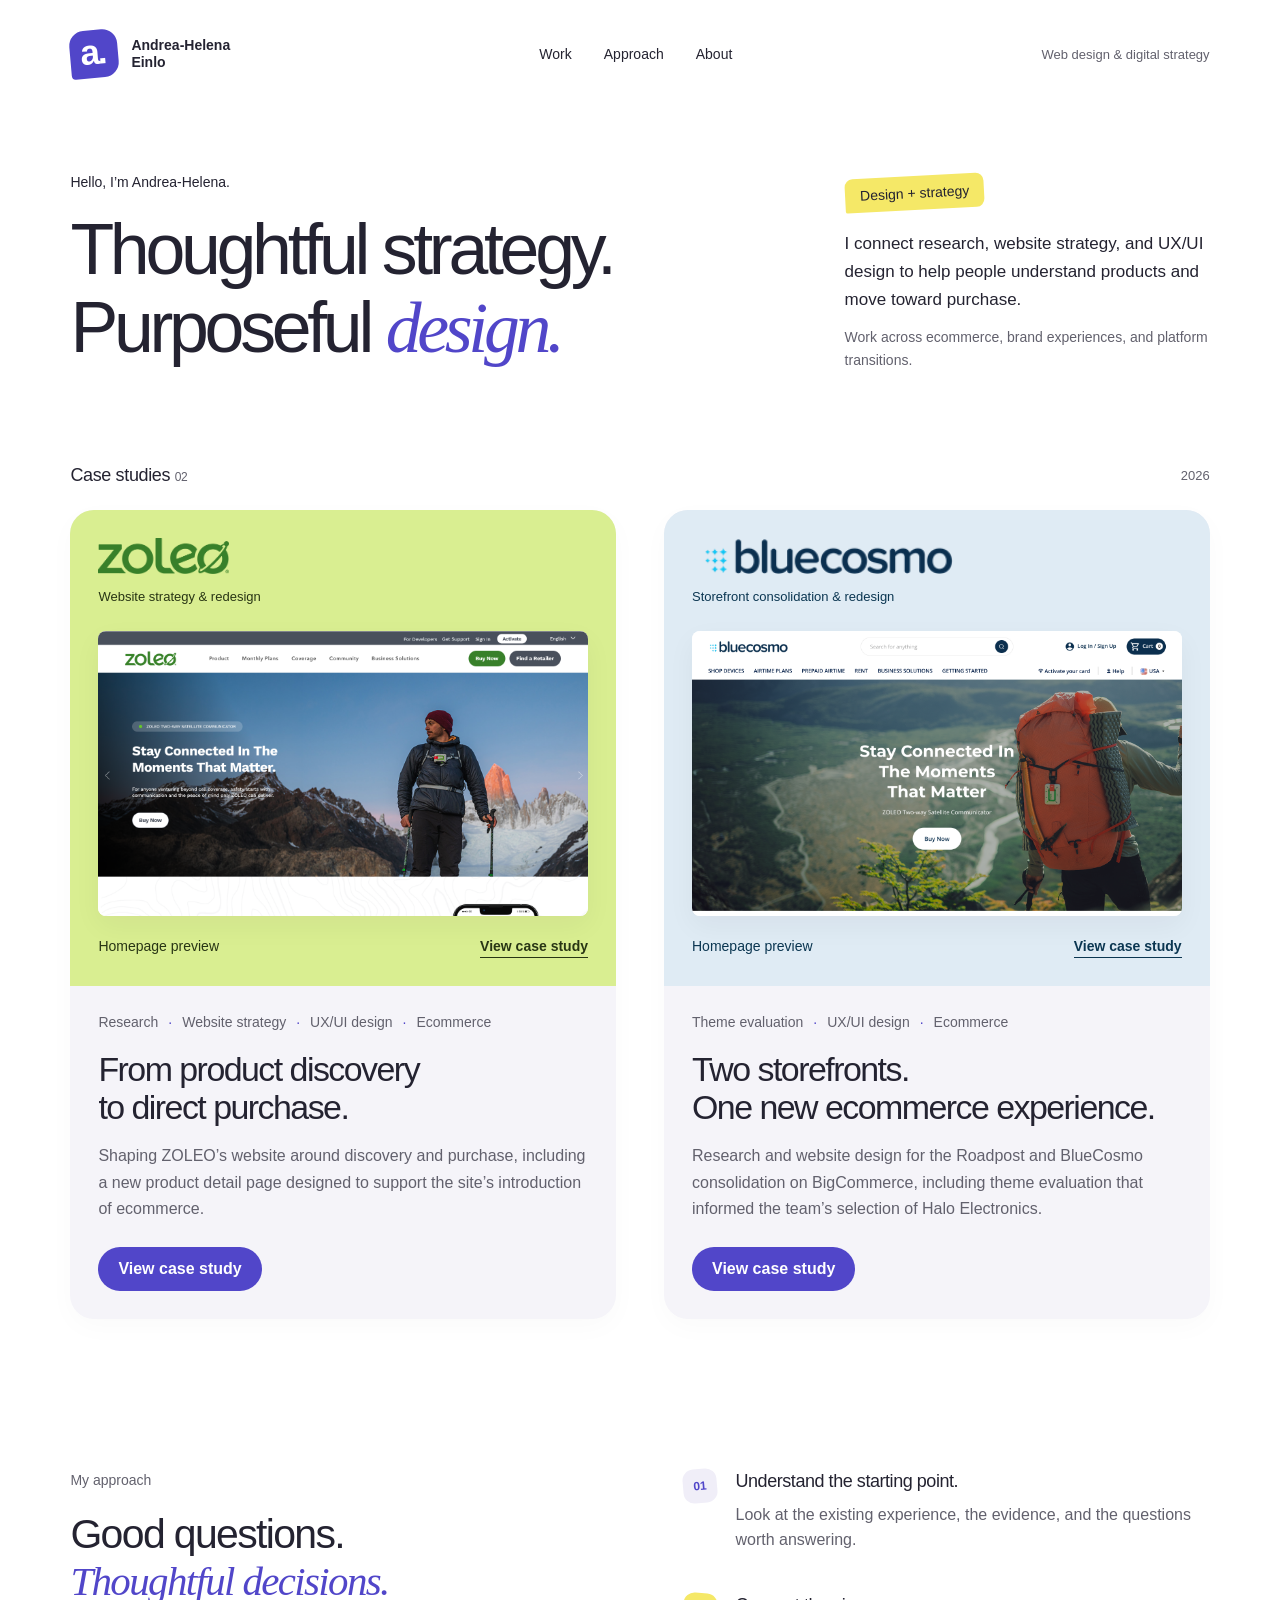
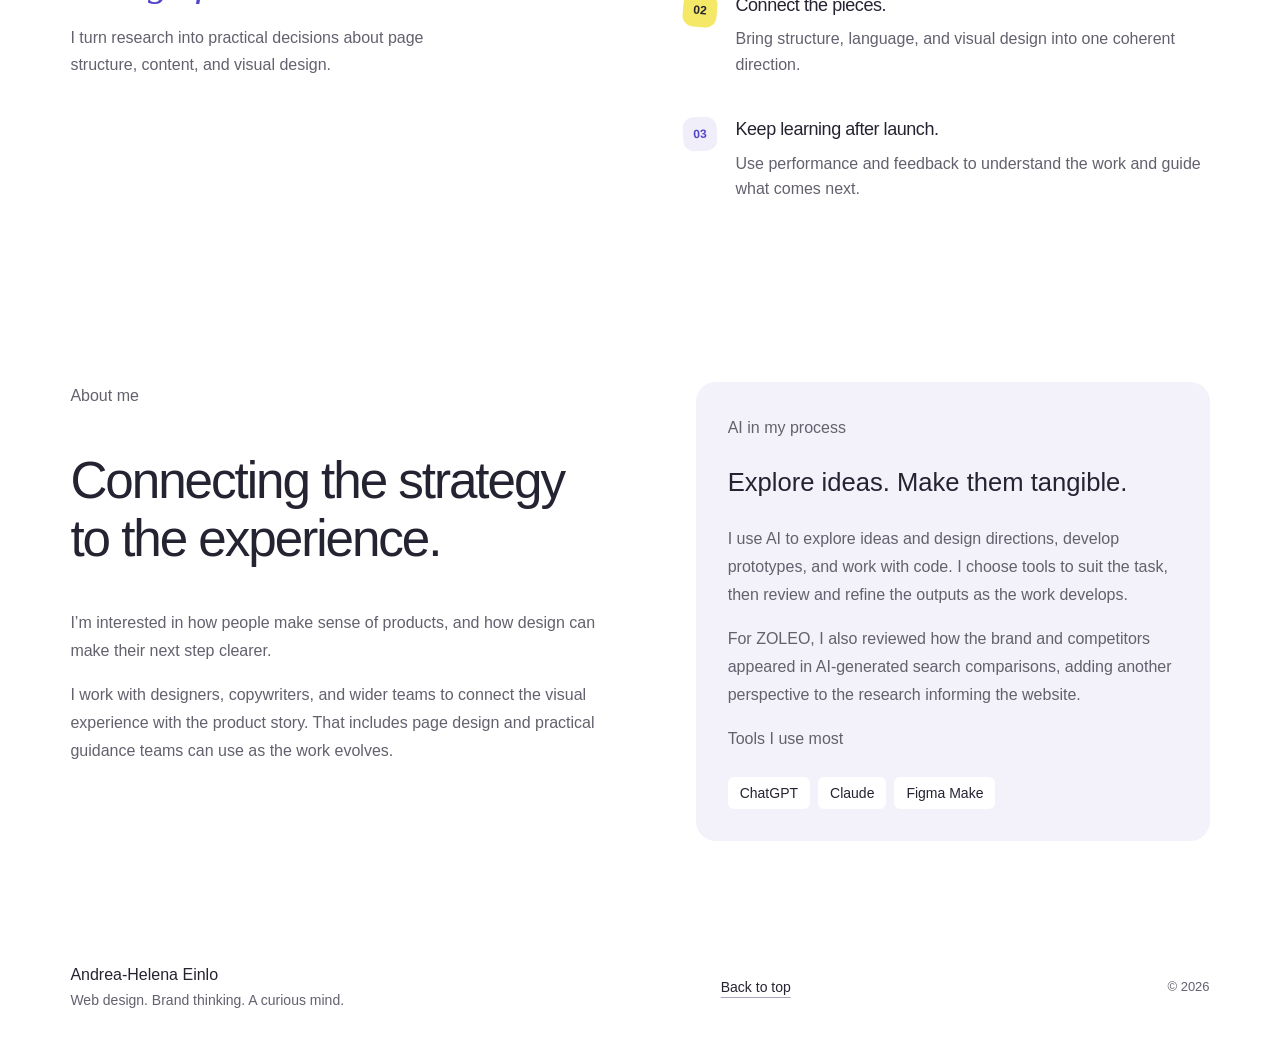
<file: index.html>
<!doctype html>
<html lang="en">
<head>
  <meta charset="utf-8">
  <meta name="viewport" content="width=device-width, initial-scale=1">
  <meta name="theme-color" content="#fafaf8">
  <title>Andrea-Helena | Work</title>
  <meta name="description" content="Web design, digital strategy, and a curious mind. Explore ZOLEO and BlueCosmo projects by Andrea-Helena Einlo.">
  <link rel="icon" href="favicon.svg" type="image/svg+xml">
  <link rel="stylesheet" href="styles.css?v=20261003-system-cards">
  <script src="app.js?v=20261003-home-heading" defer></script>
</head>
<body>
  <a class="skip-link" href="#main">Skip to content</a>
  <div class="page-shell" id="top">
    <header class="site-header">
      <a href="#top" class="identity" aria-label="Andrea-Helena Einlo, home"><span class="monogram" aria-hidden="true">a.</span><span>Andrea-Helena<br>Einlo</span></a>
      <nav aria-label="Main navigation"><a href="#work">Work</a><a href="#approach">Approach</a><a href="#about">About</a></nav>
      <span class="header-note">Web design &amp; digital strategy</span>
    </header>
    <main id="main">
      <section class="hero" aria-labelledby="hero-title">
        <div class="hero-heading"><p class="eyebrow">Hello, I’m Andrea-Helena.</p><h1 id="hero-title">Thoughtful strategy.<br>Purposeful <span>design.</span></h1></div>
        <div class="hero-intro"><span class="hello-sticker">Design + strategy</span><p>I connect research, website strategy, and UX/UI design to help people understand products and move toward purchase.</p><p class="hero-small">Work across ecommerce, brand experiences, and platform transitions.</p></div>
      </section>
      <section id="work" class="work-section" aria-labelledby="work-title">
        <div class="section-heading"><h2 id="work-title">Case studies <span class="project-count">02</span></h2><span>2026</span></div>
        <div class="project-grid">
          <article class="project project-zoleo" id="zoleo" data-project-name="ZOLEO" aria-labelledby="zoleo-title">
<a class="project-cover-link" href="zoleo.html" aria-label="View the ZOLEO case study">
<div class="gallery-top"><img class="zoleo-logo" src="assets/zoleo-logo.webp" alt="ZOLEO"><span class="cover-label">Website strategy &amp; redesign</span></div>
<div class="project-cover-window"><img src="assets/after-home-full.webp" alt="ZOLEO redesigned homepage" width="1440" height="5888" fetchpriority="high"></div>
<div class="cover-footer"><span>Homepage preview</span><span class="cover-read">View case study</span></div>
</a>
<div class="project-content"><div class="project-heading"><ul class="project-scope" aria-label="Project scope"><li>Research</li><li>Website strategy</li><li>UX/UI design</li><li>Ecommerce</li></ul><h3 id="zoleo-title">From product discovery<br>to direct purchase.</h3><p class="project-summary">Shaping ZOLEO’s website around discovery and purchase, including a new product detail page designed to support the site’s introduction of ecommerce.</p></div><a class="case-link" href="zoleo.html">View case study</a></div>
</article>
          <article class="project project-bluecosmo" id="bluecosmo" data-project-name="BlueCosmo" aria-labelledby="bluecosmo-title"><a class="project-cover-link bc-cover" href="bluecosmo.html" aria-label="View the BlueCosmo case study"><div class="gallery-top"><img class="bc-logo" src="assets/bluecosmo-logo.webp" alt="BlueCosmo"><span class="cover-label">Storefront consolidation &amp; redesign</span></div><div class="project-cover-window"><img src="assets/bc-after-home.webp" alt="BlueCosmo redesigned homepage" width="1512" height="6671" loading="lazy"></div><div class="cover-footer"><span>Homepage preview</span><span class="cover-read">View case study</span></div></a><div class="project-content"><ul class="project-scope" aria-label="Project scope"><li>Theme evaluation</li><li>UX/UI design</li><li>Ecommerce</li></ul><h3 id="bluecosmo-title">Two storefronts.<br>One new ecommerce experience.</h3><p class="project-summary">Research and website design for the Roadpost and BlueCosmo consolidation on BigCommerce, including theme evaluation that informed the team’s selection of Halo Electronics.</p><a class="case-link" href="bluecosmo.html">View case study</a></div></article>
        </div>
      </section>
      <section id="approach" class="approach" aria-labelledby="approach-title">
        <div class="approach-intro"><span class="eyebrow">My approach</span><h2 id="approach-title">Good questions.<br><span>Thoughtful decisions.</span></h2><p>I turn research into practical decisions about page structure, content, and visual design.</p></div>
        <ol class="approach-list"><li><span class="step-number">01</span><div><h3>Understand the starting point.</h3><p>Look at the existing experience, the evidence, and the questions worth answering.</p></div></li><li><span class="step-number">02</span><div><h3>Connect the pieces.</h3><p>Bring structure, language, and visual design into one coherent direction.</p></div></li><li><span class="step-number">03</span><div><h3>Keep learning after launch.</h3><p>Use performance and feedback to understand the work and guide what comes next.</p></div></li></ol>
      </section>
<section id="about" class="portfolio-about" aria-labelledby="about-title"><div><p class="eyebrow">About me</p><h2 id="about-title">Connecting the strategy<br>to the experience.</h2><p>I’m interested in how people make sense of products, and how design can make their next step clearer.</p><p>I work with designers, copywriters, and wider teams to connect the visual experience with the product story. That includes page design and practical guidance teams can use as the work evolves.</p></div><aside class="ai-practice" aria-labelledby="ai-title"><p class="eyebrow">AI in my process</p><h3 id="ai-title">Explore ideas. Make them tangible.</h3><p>I use AI to explore ideas and design directions, develop prototypes, and work with code. I choose tools to suit the task, then review and refine the outputs as the work develops.</p><p>For ZOLEO, I also reviewed how the brand and competitors appeared in AI-generated search comparisons, adding another perspective to the research informing the website.</p><p class="eyebrow">Tools I use most</p><ul class="ai-tools" aria-label="Examples of AI tools I use"><li>ChatGPT</li><li>Claude</li><li>Figma Make</li></ul></aside></section>
    </main>
    <footer class="site-footer"><div><span class="footer-name">Andrea-Helena Einlo</span><p>Web design. Brand thinking. A curious mind.</p></div><a class="text-link" href="#top">Back to top</a><span class="copyright">© 2026</span></footer>
  </div>
  <dialog id="image-dialog" aria-labelledby="image-caption"><div class="dialog-header"><p id="image-caption">Project screenshot</p><button type="button" class="dialog-close" aria-label="Close screenshot">Close <span aria-hidden="true">×</span></button></div><div class="dialog-image-wrap"><img id="dialog-image" alt=""></div><p class="dialog-hint">Screenshot supplied by Andrea-Helena Einlo</p></dialog>
</body>
</html>
</file>
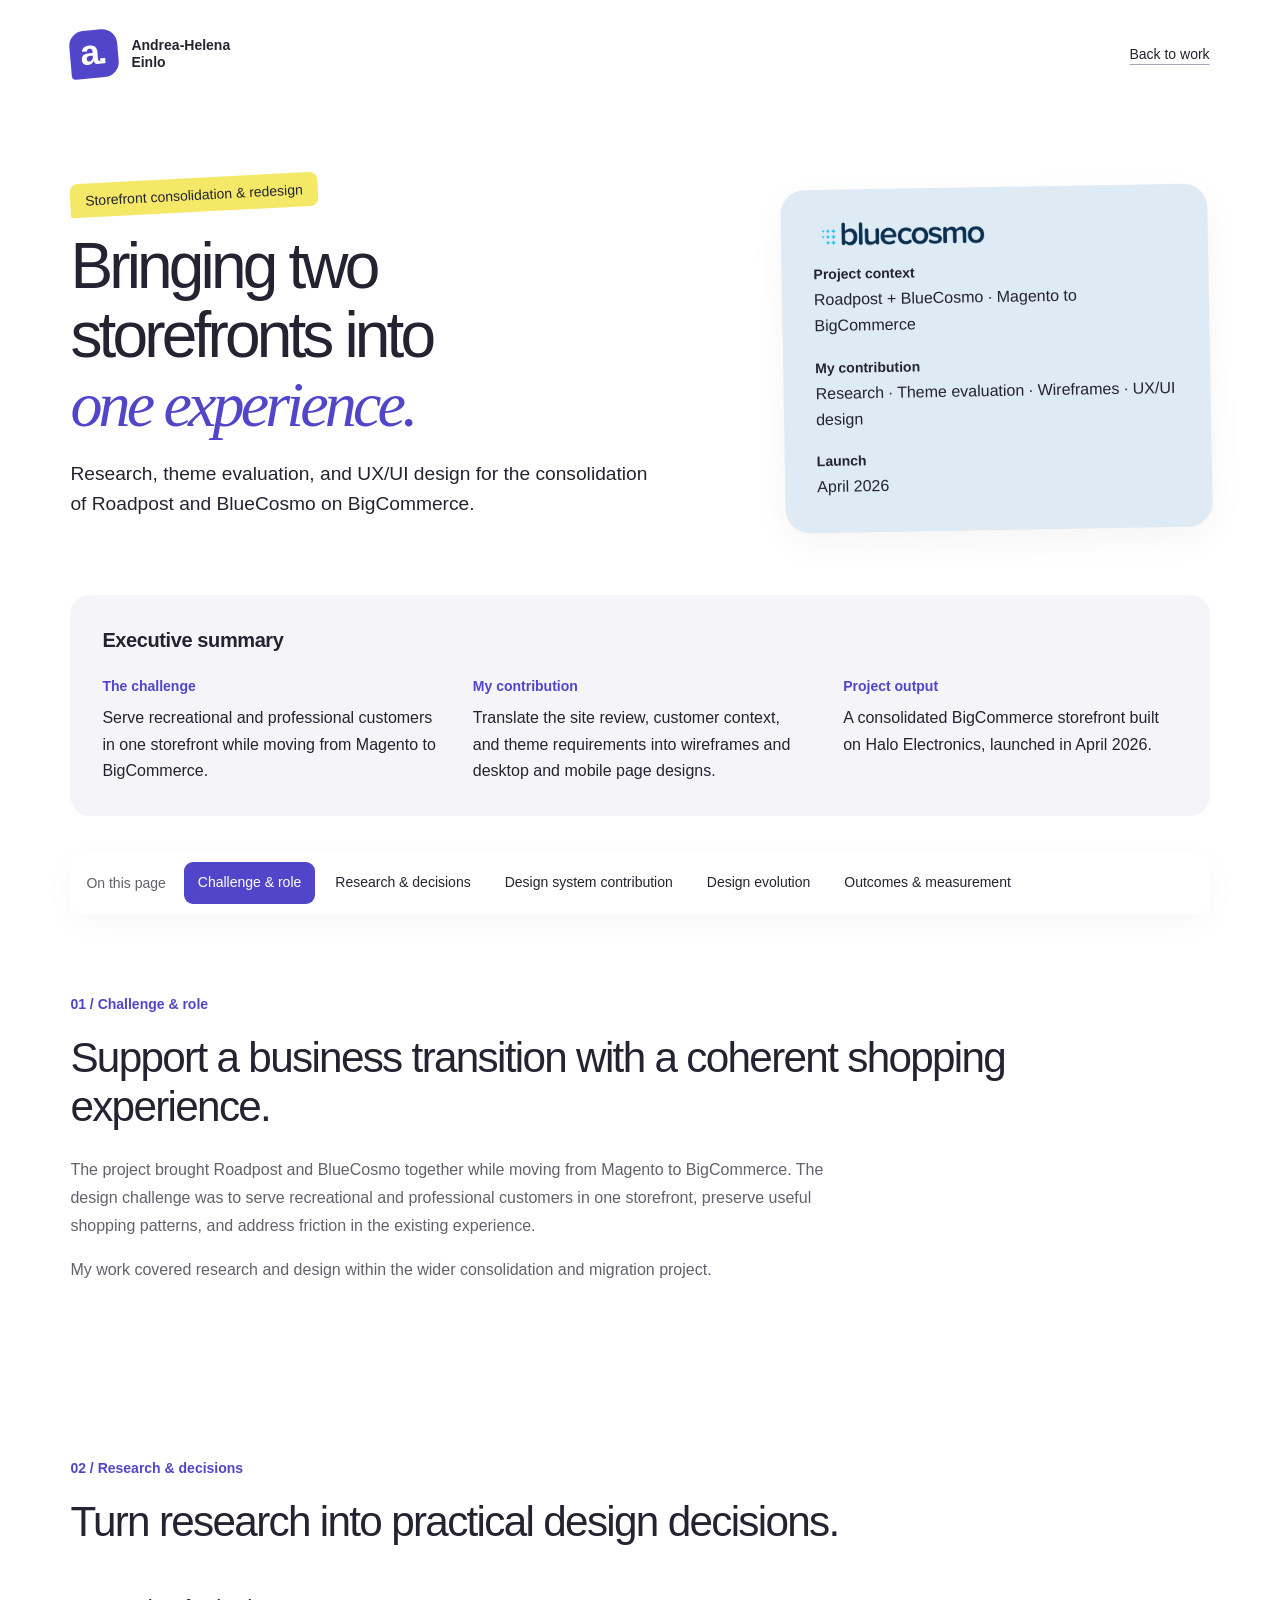
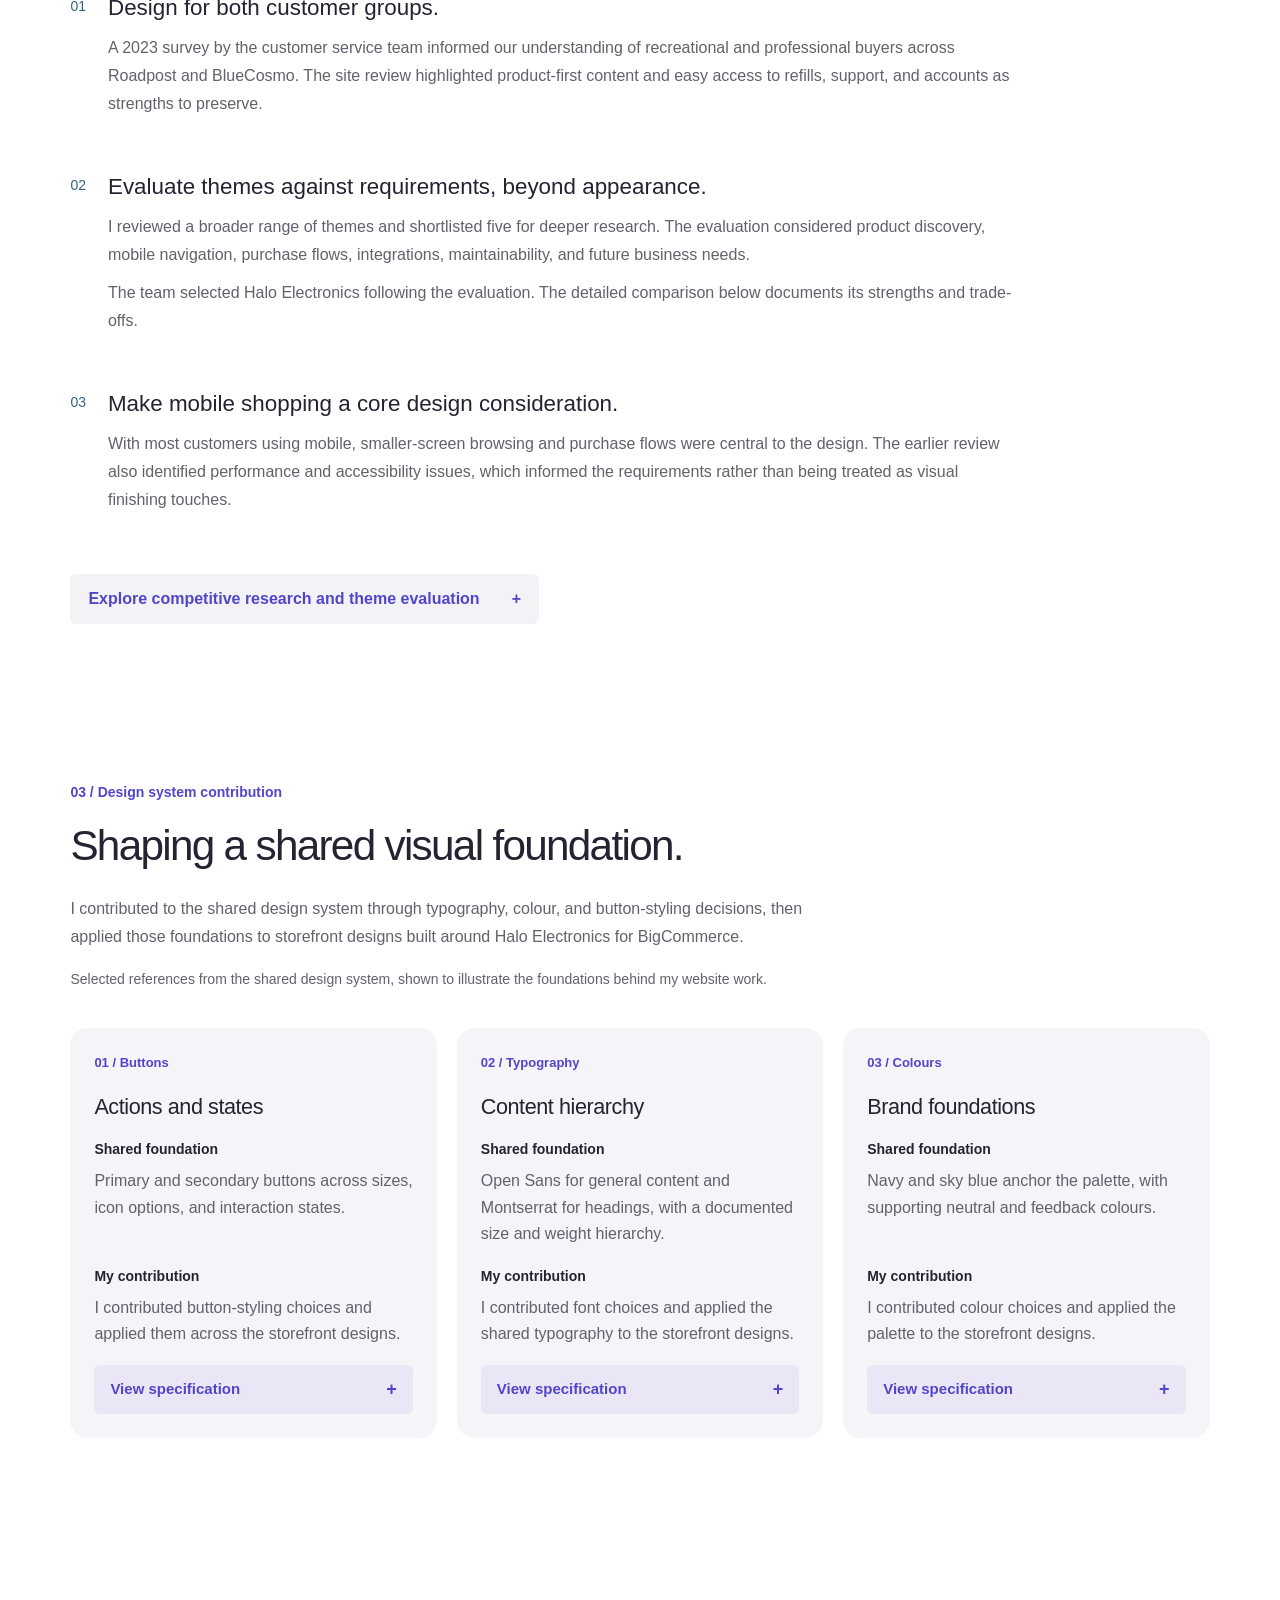
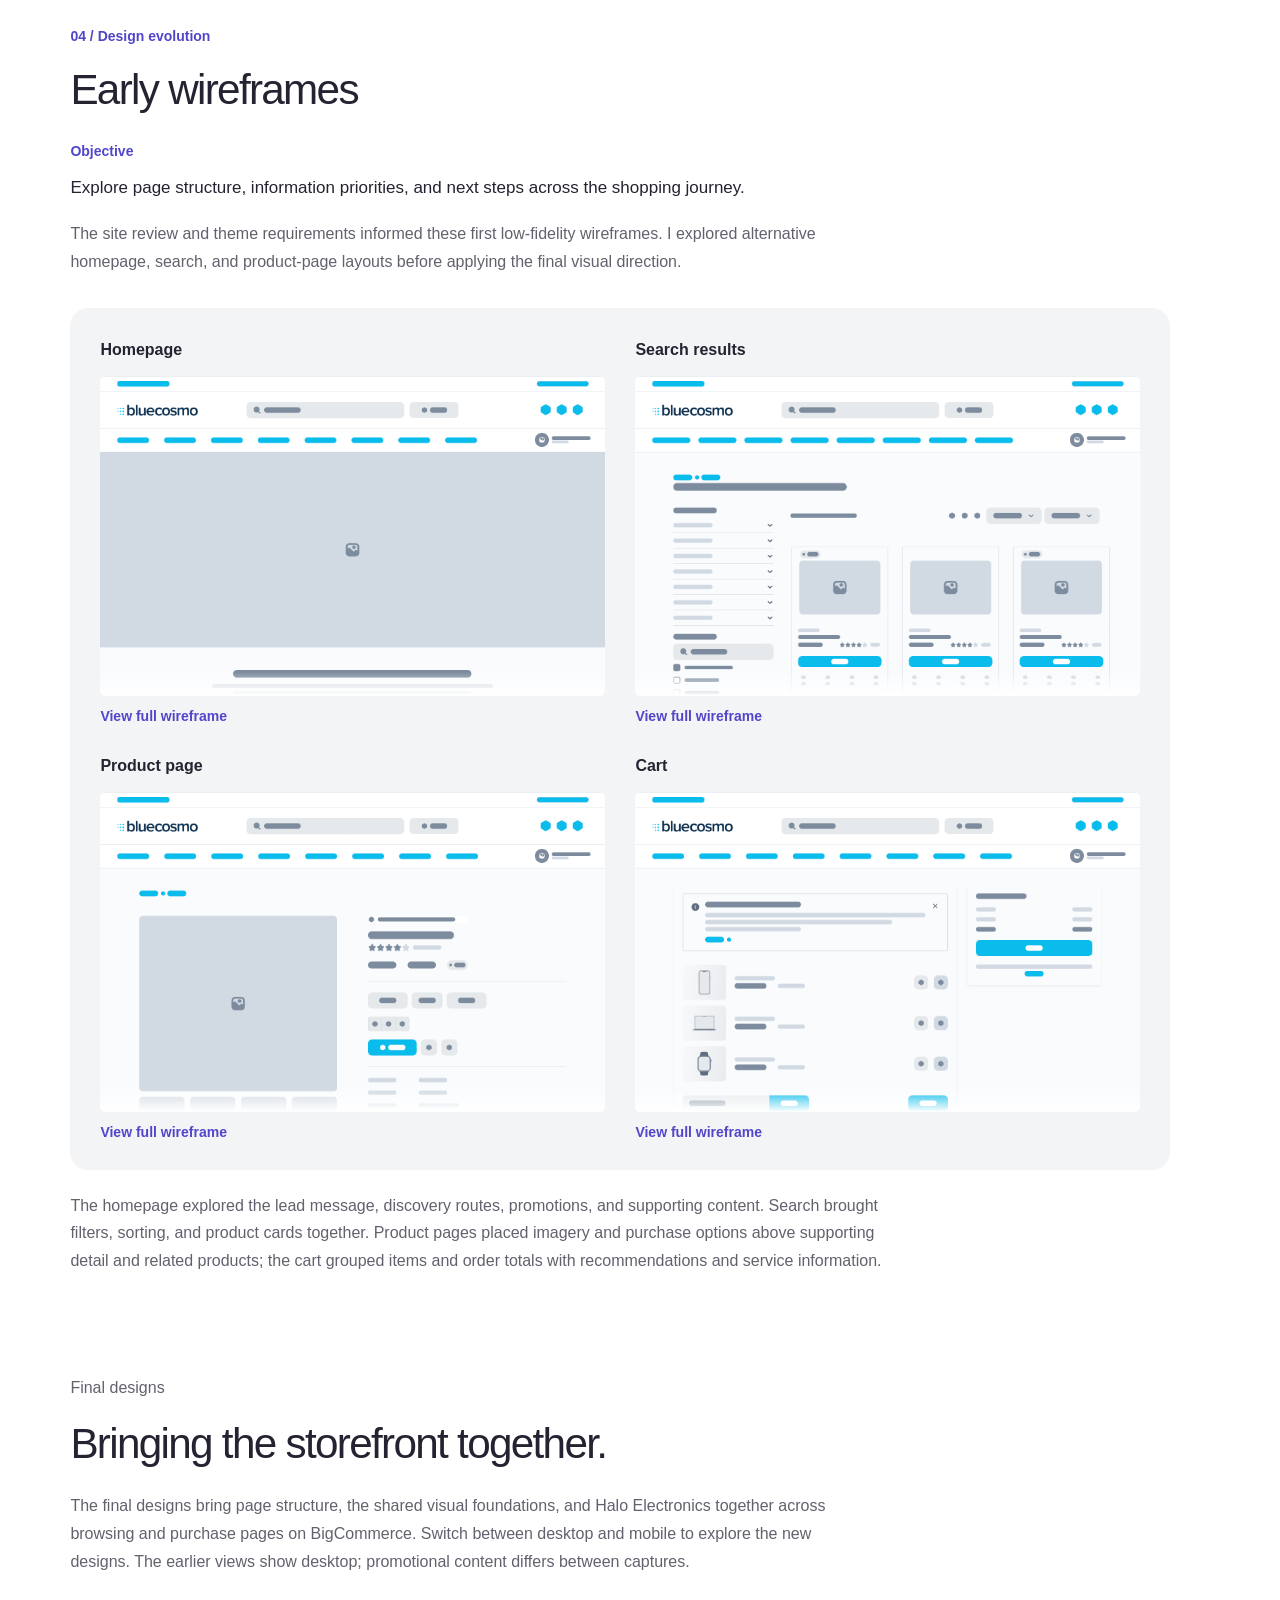
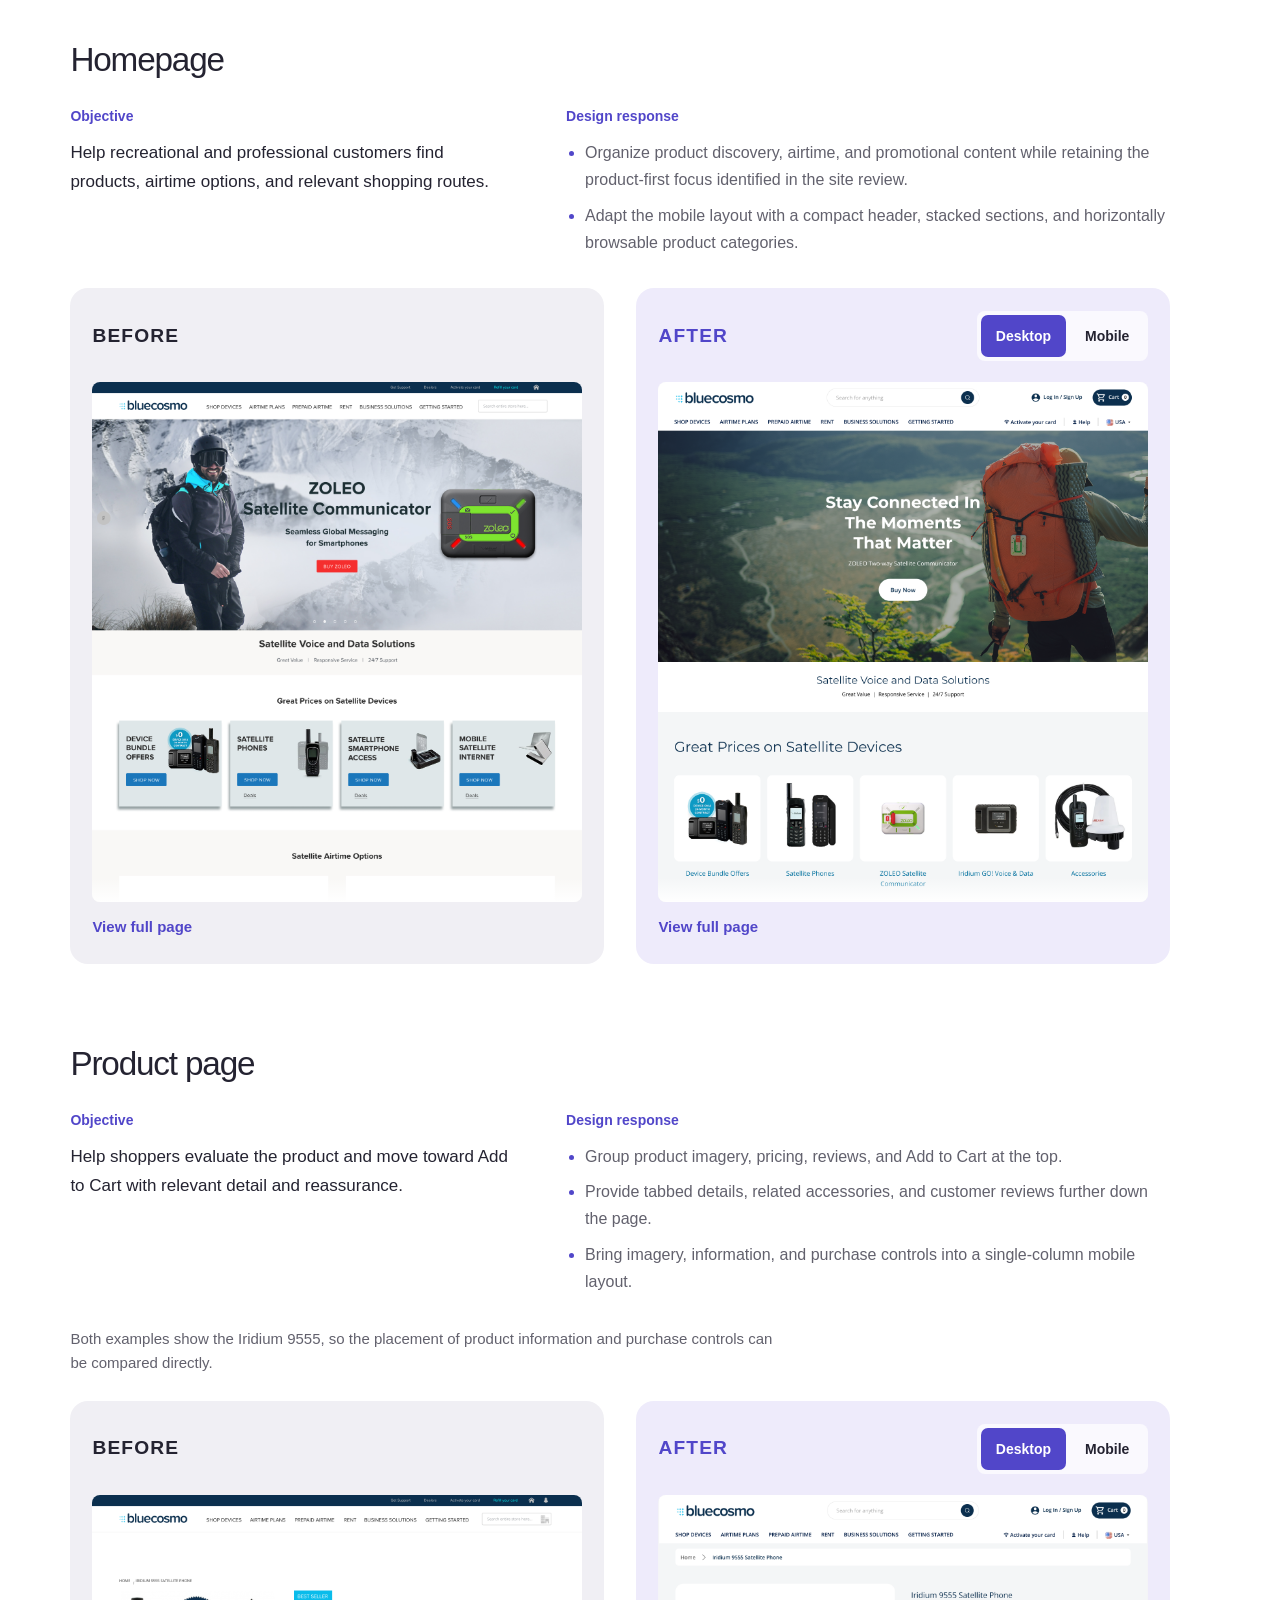
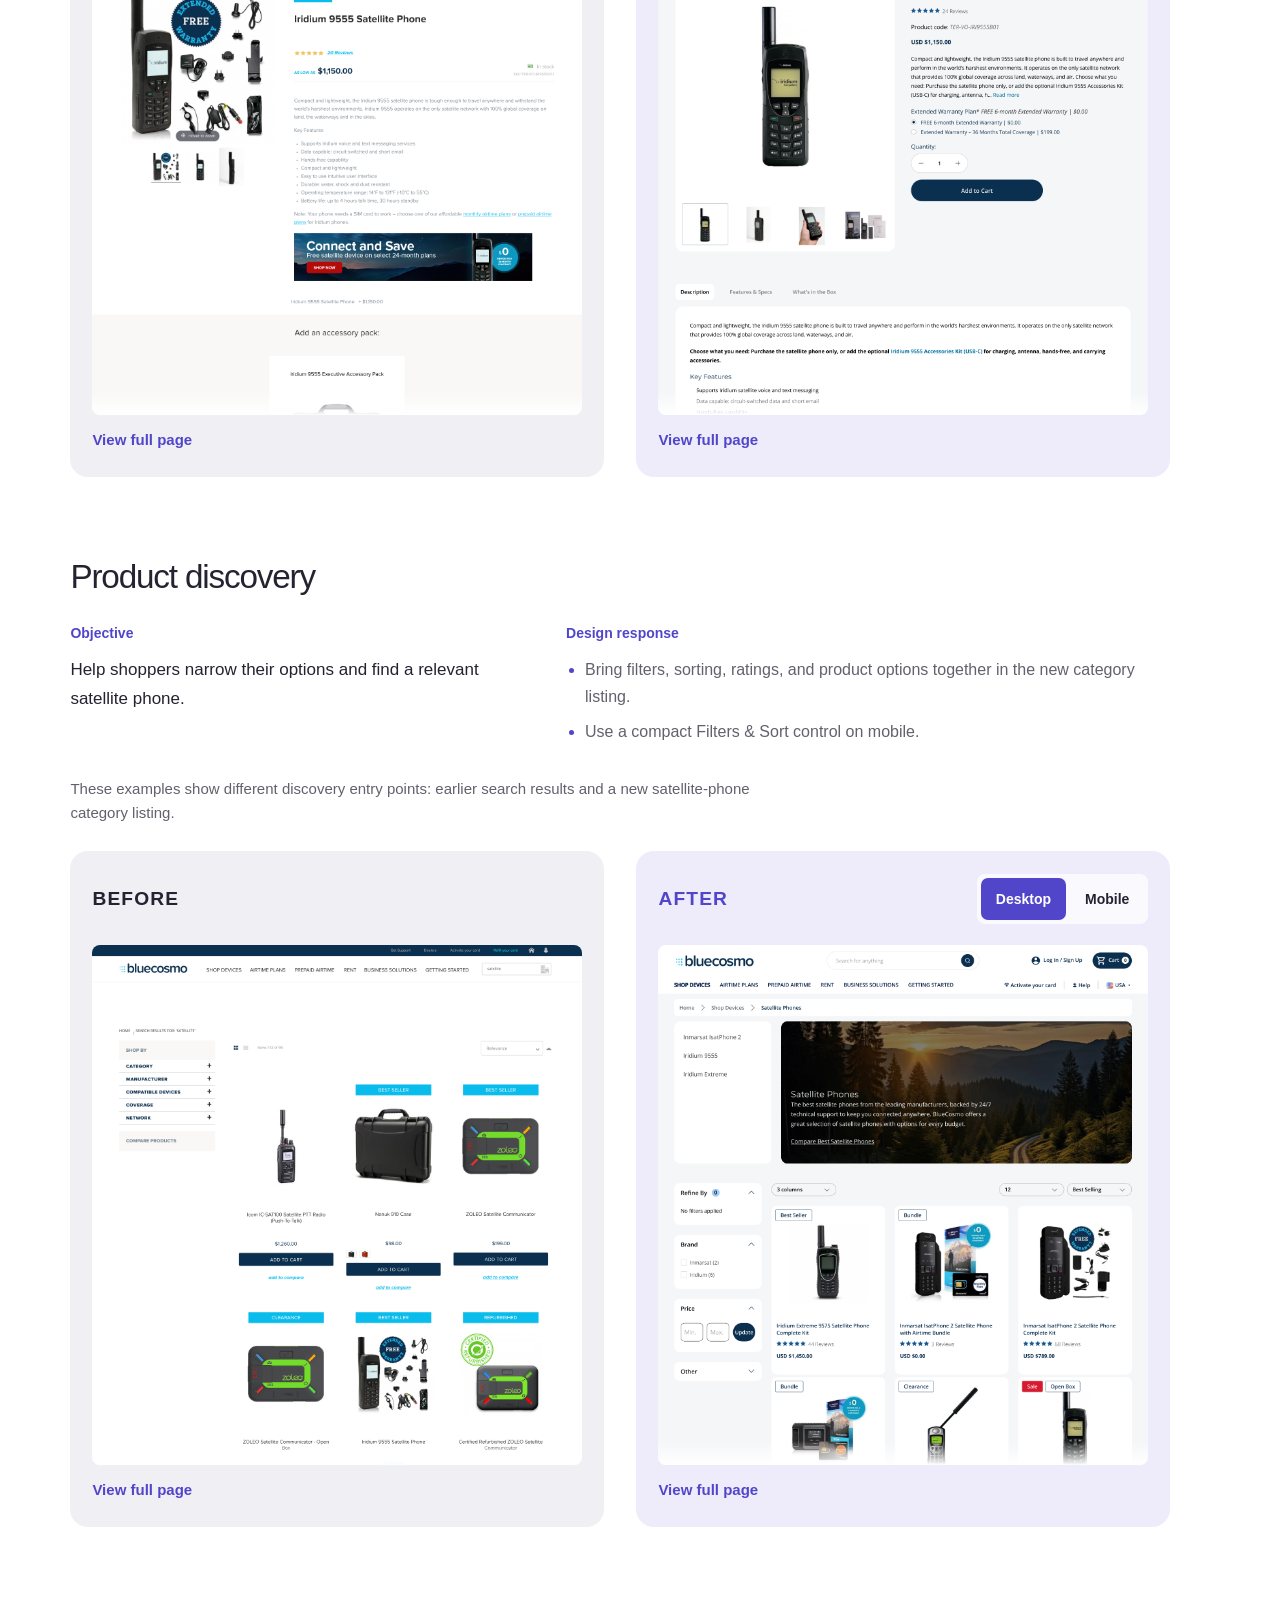
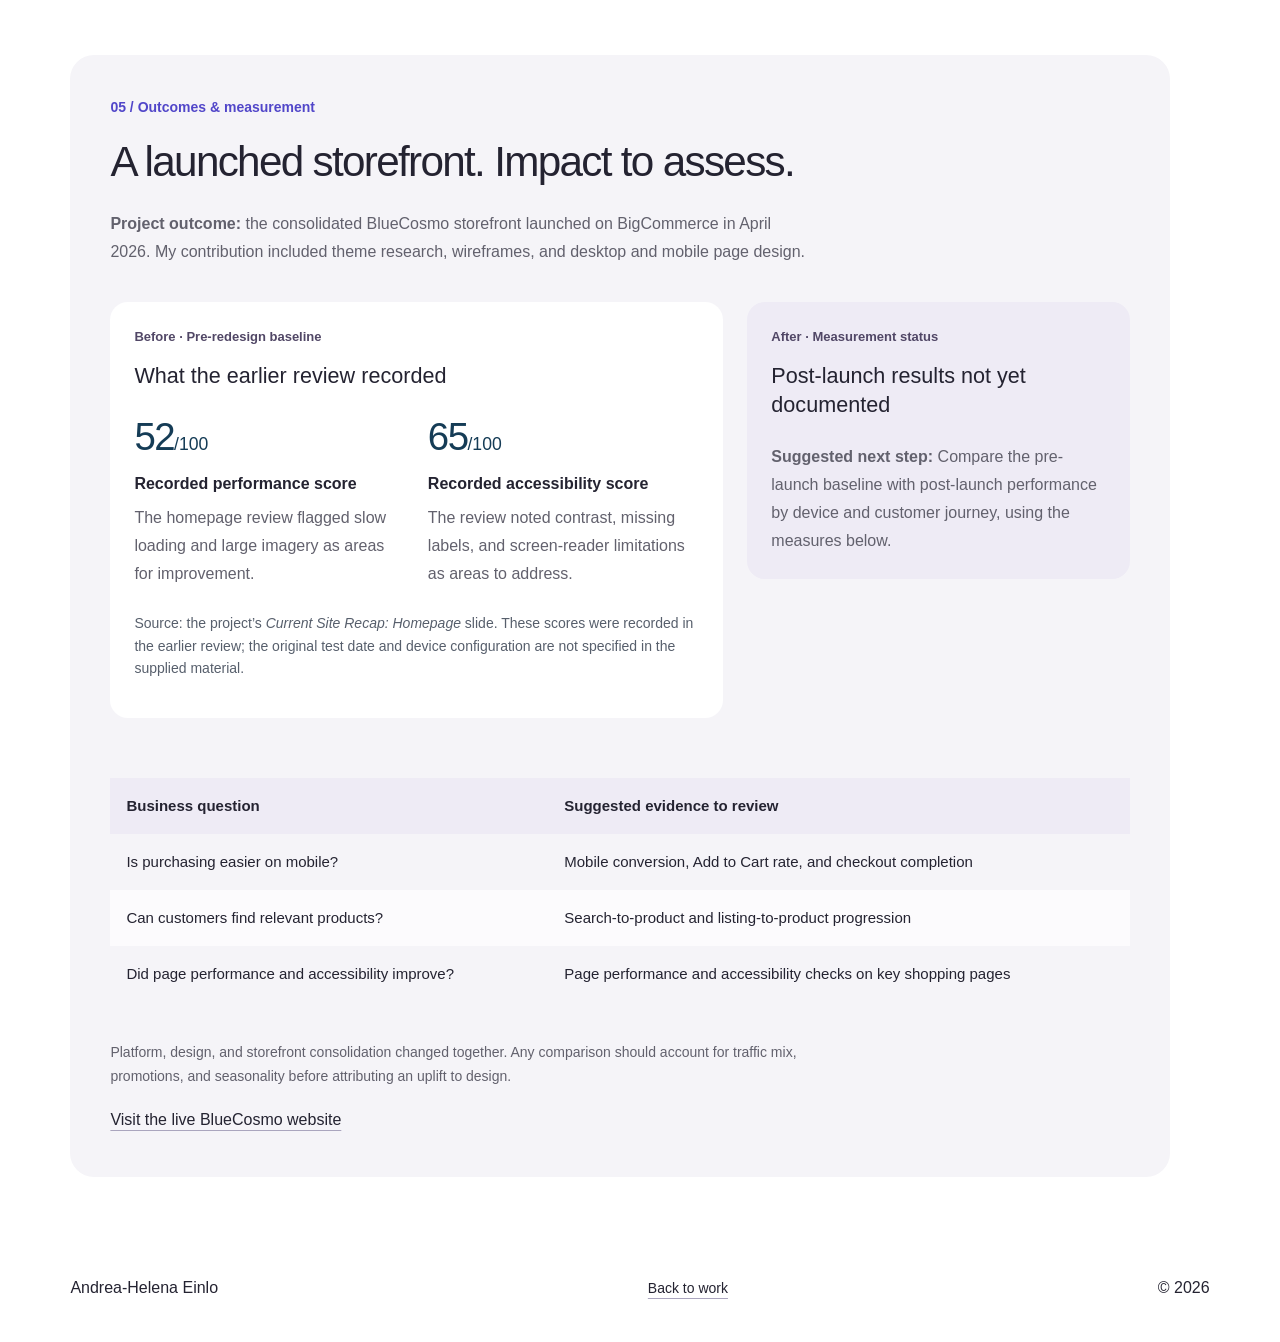
<file: bluecosmo.html>
<!doctype html>
<html lang="en"><head><meta charset="utf-8"><meta name="viewport" content="width=device-width, initial-scale=1"><title>BlueCosmo  ·  Andrea-Helena Einlo</title><meta name="description" content="BlueCosmo platform transition and website redesign: theme research and design during the move from Magento to BigCommerce."><link rel="stylesheet" href="styles.css?v=20261003-system-cards"><link rel="icon" href="favicon.svg"></head><body><a class="skip-link" href="#case-main">Skip to content</a><div class="page-shell"><header class="site-header"><a class="identity" href="index.html"><span class="monogram">a.</span><span>Andrea-Helena<br>Einlo</span></a><a class="text-link" href="index.html#work">Back to work</a></header><main id="case-main"><section class="case-hero"><div><span class="hello-sticker">Storefront consolidation &amp; redesign</span><h1>Bringing two<br>storefronts into<br><span>one experience.</span></h1><p class="case-lead">Research, theme evaluation, and UX/UI design for the consolidation of Roadpost and BlueCosmo on BigCommerce.</p></div><div class="case-intro bc-intro"><img class="bc-logo" src="assets/bluecosmo-logo.webp" alt="BlueCosmo"><dl><dt>Project context</dt><dd>Roadpost + BlueCosmo · Magento to BigCommerce</dd><dt>My contribution</dt><dd>Research · Theme evaluation · Wireframes · UX/UI design</dd><dt>Launch</dt><dd>April 2026</dd></dl></div></section><section class="case-overview" aria-labelledby="executive-summary-title"><h2 id="executive-summary-title">Executive summary</h2><div class="executive-summary"><div><h3>The challenge</h3><p>Serve recreational and professional customers in one storefront while moving from Magento to BigCommerce.</p></div><div><h3>My contribution</h3><p>Translate the site review, customer context, and theme requirements into wireframes and desktop and mobile page designs.</p></div><div><h3>Project output</h3><p>A consolidated BigCommerce storefront built on Halo Electronics, launched in April 2026.</p></div></div></section><nav class="project-index case-nav" aria-label="On this page"><span class="case-nav-label">On this page</span><div class="case-nav-links"><a href="#context" aria-current="location">Challenge &amp; role</a><a href="#design">Research &amp; decisions</a><a href="#design-system">Design system contribution</a><a href="#before-after">Design evolution</a><a href="#measurement">Outcomes &amp; measurement</a></div></nav><section id="context" class="case-section"><p class="eyebrow">01 / Challenge &amp; role</p><h2>Support a business transition with a coherent shopping experience.</h2><p class="section-intro">The project brought Roadpost and BlueCosmo together while moving from Magento to BigCommerce. The design challenge was to serve recreational and professional customers in one storefront, preserve useful shopping patterns, and address friction in the existing experience.</p><p class="role-context">My work covered research and design within the wider consolidation and migration project.</p></section><section id="design" class="case-section"><p class="eyebrow">02 / Research &amp; decisions</p><h2>Turn research into practical design decisions.</h2><div class="decision-list"><article><span class="decision-number">01</span><div><h3>Design for both customer groups.</h3><p>A 2023 survey by the customer service team informed our understanding of recreational and professional buyers across Roadpost and BlueCosmo. The site review highlighted product-first content and easy access to refills, support, and accounts as strengths to preserve.</p></div></article><article><span class="decision-number">02</span><div><h3>Evaluate themes against requirements, beyond appearance.</h3><p>I reviewed a broader range of themes and shortlisted five for deeper research. The evaluation considered product discovery, mobile navigation, purchase flows, integrations, maintainability, and future business needs.</p><p>The team selected Halo Electronics following the evaluation. The detailed comparison below documents its strengths and trade-offs.</p></div></article><article><span class="decision-number">03</span><div><h3>Make mobile shopping a core design consideration.</h3><p>With most customers using mobile, smaller-screen browsing and purchase flows were central to the design. The earlier review also identified performance and accessibility issues, which informed the requirements rather than being treated as visual finishing touches.</p></div></article></div><details class="research-detail"><summary>Explore competitive research and theme evaluation</summary><h4>Competitive UX comparison</h4><p>I compared four satellite-commerce websites to review navigation, product discovery, purchase flows, and mobile usability. The analysis documented strengths and opportunities alongside the existing-site review and theme evaluation.</p><p>The comparison covered Satellite Phone Store, Canada Satellite, SatPhoneStore, and Outfitter Satellite. It also reviewed product information, ratings and reviews, calls to action, help content, checkout, and accessibility considerations.</p><p class="evidence-source">Source: Andrea-Helena Einlo, <cite>Competitor Analysis for UX Design</cite>, prepared for BlueCosmo.</p><h4>Theme evaluation</h4><p>The five shortlisted themes were Camden B2B, Beautify, Halo Electronics, Nebula, and Vault. The comparison covered navigation, filtering, image zoom, stock status, checkout, integrations, and SEO/accessibility support.</p><div class="theme-columns"><div><h4>What the site review identified</h4><ul><li>Missing quick-view and quick-add options in listings</li><li>Long product-page scrolling and purchase actions moving out of view</li><li>Performance, contrast, and labelling issues</li></ul></div><div><h4>Halo Electronics trade-offs at selection</h4><ul><li>Extra customization for B2B features</li><li>Product comparisons that did not persist between pages</li><li>An additional service cost for a global notice</li></ul></div></div><div class="retained-research"><h4>Customer context and strengths to retain</h4><p>The survey highlighted differences in personal versus work use and buying frequency. Clean layouts, strong imagery, and clear calls to action were additional strengths identified in the site review.</p><h4>Launch requirements</h4><p>The requirements included a flexible homepage, improved product discovery, clear pricing and stock information, cross-sell opportunities, responsive layouts, and a streamlined checkout. Brand consistency, maintainability, integrations, scalability, SEO, and accessibility informed the evaluation.</p><h4>Halo Electronics design strengths</h4><p>The evaluation highlighted a professional layout, extensive theme customization, and flexible product-page layouts as strengths.</p></div><p>These were project research findings and requirements. They do not establish that every issue was resolved or every feature shipped.</p></details></section><section id="design-system" class="case-section"><p class="eyebrow">03 / Design system contribution</p><h2>Shaping a shared visual foundation.</h2><p class="section-intro">I contributed to the shared design system through typography, colour, and button-styling decisions, then applied those foundations to storefront designs built around Halo Electronics for BigCommerce.</p><p class="system-source">Selected references from the shared design system, shown to illustrate the foundations behind my website work.</p><div class="system-cards"><article class="system-card"><p class="eyebrow">01 / Buttons</p><h3>Actions and states</h3><div class="system-card-content system-foundation"><h4>Shared foundation</h4><p>Primary and secondary buttons across sizes, icon options, and interaction states.</p></div><div class="system-card-content system-contribution"><h4>My contribution</h4><p>I contributed button-styling choices and applied them across the storefront designs.</p></div><details class="system-spec"><summary aria-label="View BlueCosmo buttons specification">View specification</summary><button class="view-shot" type="button" data-image="assets/bc-system-buttons.png" data-caption="BlueCosmo design system · Button styling" aria-label="View BlueCosmo design system · Button styling"><img src="assets/bc-system-buttons.png" alt="BlueCosmo design system: Primary and secondary buttons across sizes, icon options, and interaction states." loading="lazy"><span class="shot-link">View full specification</span></button></details></article><article class="system-card"><p class="eyebrow">02 / Typography</p><h3>Content hierarchy</h3><div class="system-card-content system-foundation"><h4>Shared foundation</h4><p>Open Sans for general content and Montserrat for headings, with a documented size and weight hierarchy.</p></div><div class="system-card-content system-contribution"><h4>My contribution</h4><p>I contributed font choices and applied the shared typography to the storefront designs.</p></div><details class="system-spec"><summary aria-label="View BlueCosmo typography specification">View specification</summary><button class="view-shot" type="button" data-image="assets/bc-system-type.png" data-caption="BlueCosmo design system · Typography" aria-label="View BlueCosmo design system · Typography"><img src="assets/bc-system-type.png" alt="BlueCosmo design system: Open Sans for general content and Montserrat for headings, with a documented size and weight hierarchy." loading="lazy"><span class="shot-link">View full specification</span></button></details></article><article class="system-card"><p class="eyebrow">03 / Colours</p><h3>Brand foundations</h3><div class="system-card-content system-foundation"><h4>Shared foundation</h4><p>Navy and sky blue anchor the palette, with supporting neutral and feedback colours.</p></div><div class="system-card-content system-contribution"><h4>My contribution</h4><p>I contributed colour choices and applied the palette to the storefront designs.</p></div><details class="system-spec"><summary aria-label="View BlueCosmo colours specification">View specification</summary><button class="view-shot" type="button" data-image="assets/bc-system-colours.png" data-caption="BlueCosmo design system · Colour foundations" aria-label="View BlueCosmo design system · Colour foundations"><img src="assets/bc-system-colours.png" alt="BlueCosmo design system: Navy and sky blue anchor the palette, with supporting neutral and feedback colours." loading="lazy"><span class="shot-link">View full specification</span></button></details></article></div></section><section id="before-after" class="case-section"><p class="eyebrow">04 / Design evolution</p><div id="wireframes"><h2>Early wireframes</h2><p class="wireframe-objective"><strong>Objective</strong> Explore page structure, information priorities, and next steps across the shopping journey.</p><p class="section-intro">The site review and theme requirements informed these first low-fidelity wireframes. I explored alternative homepage, search, and product-page layouts before applying the final visual direction.</p><div class="wireframe-gallery"><figure class="wireframe-preview"><figcaption>Homepage</figcaption><button class="view-shot" type="button" data-image="assets/bc-wireframe-home.webp" data-caption="Early wireframe · Homepage" aria-label="View Early wireframe · Homepage"><div class="case-shot"><img src="assets/bc-wireframe-home.webp" width="1440" height="3313" style="--preview-width:720px" alt="Early wireframe · Homepage" loading="lazy"></div><span class="shot-link">View full wireframe</span></button></figure><figure class="wireframe-preview"><figcaption>Search results</figcaption><button class="view-shot" type="button" data-image="assets/bc-wireframe-search.webp" data-caption="Early wireframe · Search results" aria-label="View Early wireframe · Search results"><div class="case-shot"><img src="assets/bc-wireframe-search.webp" width="1440" height="3945" style="--preview-width:720px" alt="Early wireframe · Search results" loading="lazy"></div><span class="shot-link">View full wireframe</span></button></figure><figure class="wireframe-preview"><figcaption>Product page</figcaption><button class="view-shot" type="button" data-image="assets/bc-wireframe-product.webp" data-caption="Early wireframe · Product page" aria-label="View Early wireframe · Product page"><div class="case-shot"><img src="assets/bc-wireframe-product.webp" width="1440" height="3494" style="--preview-width:720px" alt="Early wireframe · Product page" loading="lazy"></div><span class="shot-link">View full wireframe</span></button></figure><figure class="wireframe-preview"><figcaption>Cart</figcaption><button class="view-shot" type="button" data-image="assets/bc-wireframe-cart.webp" data-caption="Early wireframe · Cart" aria-label="View Early wireframe · Cart"><div class="case-shot"><img src="assets/bc-wireframe-cart.webp" width="1440" height="2758" style="--preview-width:720px" alt="Early wireframe · Cart" loading="lazy"></div><span class="shot-link">View full wireframe</span></button></figure></div><p class="wireframe-story">The homepage explored the lead message, discovery routes, promotions, and supporting content. Search brought filters, sorting, and product cards together. Product pages placed imagery and purchase options above supporting detail and related products; the cart grouped items and order totals with recommendations and service information.</p></div><div class="final-experience"><p class="eyebrow">Final designs</p><h2>Bringing the storefront together.</h2><p class="section-intro">The final designs bring page structure, the shared visual foundations, and Halo Electronics together across browsing and purchase pages on BigCommerce. Switch between desktop and mobile to explore the new designs. The earlier views show desktop; promotional content differs between captures.</p><section class="page-example" aria-labelledby="page-example-1"><h3 class="page-example-title" id="page-example-1">Homepage</h3><div class="page-brief"><div class="page-goal"><h4>Objective</h4><p>Help recreational and professional customers find products, airtime options, and relevant shopping routes.</p></div><div class="page-response"><h4>Design response</h4><ul><li>Organize product discovery, airtime, and promotional content while retaining the product-first focus identified in the site review.</li><li>Adapt the mobile layout with a compact header, stacked sections, and horizontally browsable product categories.</li></ul></div></div><div class="comparison-grid page-comparison"><figure class="comparison-before"><figcaption class="comparison-header"><div class="comparison-caption"><span class="comparison-state before">BEFORE</span></div></figcaption><button class="view-shot" type="button" data-image="assets/bc-before-home.webp" data-caption="Before · Homepage" aria-label="View Before · Homepage"><div class="case-shot"><img src="assets/bc-before-home.webp" width="1440" height="3303" style="--preview-width:720.0px" alt="Before · Homepage" loading="lazy"></div><span class="shot-link">View full page</span></button></figure><figure class="device-preview comparison-after" data-device-preview><figcaption class="comparison-header"><div class="comparison-caption"><span class="comparison-state after">AFTER</span></div><div class="device-switch" role="group" aria-label="Homepage device view"><button type="button" aria-pressed="true" data-device="desktop" data-src="assets/bc-after-home.webp" data-caption="After · Homepage · Desktop" data-title="Homepage">Desktop</button><button type="button" aria-pressed="false" data-device="mobile" data-src="assets/bc-after-mobile-v2.webp" data-caption="After · Homepage · Mobile" data-title="Homepage">Mobile</button></div></figcaption><button class="view-shot" type="button" data-image="assets/bc-after-home.webp" data-caption="After · Homepage · Desktop" aria-label="View After · Homepage · Desktop"><div class="case-shot"><img src="assets/bc-after-home.webp" width="1512" height="6671" style="--preview-width:756.0px" alt="After · Homepage · Desktop" loading="lazy"></div><span class="shot-link">View full page</span></button></figure></div></section><section class="page-example" aria-labelledby="page-example-2"><h3 class="page-example-title" id="page-example-2">Product page</h3><div class="page-brief"><div class="page-goal"><h4>Objective</h4><p>Help shoppers evaluate the product and move toward Add to Cart with relevant detail and reassurance.</p></div><div class="page-response"><h4>Design response</h4><ul><li>Group product imagery, pricing, reviews, and Add to Cart at the top.</li><li>Provide tabbed details, related accessories, and customer reviews further down the page.</li><li>Bring imagery, information, and purchase controls into a single-column mobile layout.</li></ul></div></div><p class="comparison-note">Both examples show the Iridium 9555, so the placement of product information and purchase controls can be compared directly.</p><div class="comparison-grid page-comparison"><figure class="comparison-before"><figcaption class="comparison-header"><div class="comparison-caption"><span class="comparison-state before">BEFORE</span></div></figcaption><button class="view-shot" type="button" data-image="assets/bc-before-product.webp" data-caption="Before · Product page" aria-label="View Before · Product page"><div class="case-shot"><img src="assets/bc-before-product.webp" width="1440" height="7223" style="--preview-width:720.0px" alt="Before · Product page" loading="lazy"></div><span class="shot-link">View full page</span></button></figure><figure class="device-preview comparison-after" data-device-preview><figcaption class="comparison-header"><div class="comparison-caption"><span class="comparison-state after">AFTER</span></div><div class="device-switch" role="group" aria-label="Product page device view"><button type="button" aria-pressed="true" data-device="desktop" data-src="assets/bc-after-iridium-desktop.png" data-caption="After · Product page · Desktop" data-title="Product page">Desktop</button><button type="button" aria-pressed="false" data-device="mobile" data-src="assets/bc-after-iridium-mobile.png" data-caption="After · Product page · Mobile" data-title="Product page">Mobile</button></div></figcaption><button class="view-shot" type="button" data-image="assets/bc-after-iridium-desktop.png" data-caption="After · Product page · Desktop" aria-label="View After · Product page · Desktop"><div class="case-shot"><img src="assets/bc-after-iridium-desktop.png" width="1520" height="6732" style="--preview-width:760.0px" alt="After · Product page · Desktop" loading="lazy"></div><span class="shot-link">View full page</span></button></figure></div></section><section class="page-example" aria-labelledby="page-example-3"><h3 class="page-example-title" id="page-example-3">Product discovery</h3><div class="page-brief"><div class="page-goal"><h4>Objective</h4><p>Help shoppers narrow their options and find a relevant satellite phone.</p></div><div class="page-response"><h4>Design response</h4><ul><li>Bring filters, sorting, ratings, and product options together in the new category listing.</li><li>Use a compact Filters &amp; Sort control on mobile.</li></ul></div></div><p class="comparison-note">These examples show different discovery entry points: earlier search results and a new satellite-phone category listing.</p><div class="comparison-grid page-comparison"><figure class="comparison-before"><figcaption class="comparison-header"><div class="comparison-caption"><span class="comparison-state before">BEFORE</span></div></figcaption><button class="view-shot" type="button" data-image="assets/bc-before-search.webp" data-caption="Before · Search results" aria-label="View Before · Search results"><div class="case-shot"><img src="assets/bc-before-search.webp" width="1440" height="3717" style="--preview-width:720.0px" alt="Before · Search results" loading="lazy"></div><span class="shot-link">View full page</span></button></figure><figure class="device-preview comparison-after" data-device-preview><figcaption class="comparison-header"><div class="comparison-caption"><span class="comparison-state after">AFTER</span></div><div class="device-switch" role="group" aria-label="Category listing device view"><button type="button" aria-pressed="true" data-device="desktop" data-src="assets/bc-category-desktop.png" data-caption="After · Category listing · Desktop" data-title="Category listing">Desktop</button><button type="button" aria-pressed="false" data-device="mobile" data-src="assets/bc-category-mobile.png" data-caption="After · Category listing · Mobile" data-title="Category listing">Mobile</button></div></figcaption><button class="view-shot" type="button" data-image="assets/bc-category-desktop.png" data-caption="After · Category listing · Desktop" aria-label="View After · Category listing · Desktop"><div class="case-shot"><img src="assets/bc-category-desktop.png" width="1512" height="3769" style="--preview-width:756.0px" alt="After · Category listing · Desktop" loading="lazy"></div><span class="shot-link">View full page</span></button></figure></div></section></div></section><section id="measurement" class="case-closing"><p class="eyebrow">05 / Outcomes &amp; measurement</p><h2>A launched storefront. Impact to assess.</h2><p><strong>Project outcome:</strong> the consolidated BlueCosmo storefront launched on BigCommerce in April 2026. My contribution included theme research, wireframes, and desktop and mobile page design.</p><div class="measurement-comparison"><aside class="baseline-evidence" aria-labelledby="bc-baseline"><p class="eyebrow">Before · Pre-redesign baseline</p><h3 id="bc-baseline">What the earlier review recorded</h3><div class="baseline-grid"><div><span class="baseline-value">52<span>/100</span></span><h4>Recorded performance score</h4><p>The homepage review flagged slow loading and large imagery as areas for improvement.</p></div><div><span class="baseline-value">65<span>/100</span></span><h4>Recorded accessibility score</h4><p>The review noted contrast, missing labels, and screen-reader limitations as areas to address.</p></div></div><p class="evidence-source">Source: the project’s <cite>Current Site Recap: Homepage</cite> slide. These scores were recorded in the earlier review; the original test date and device configuration are not specified in the supplied material.</p></aside><aside class="measurement-followup" aria-labelledby="postlaunch-status"><p class="eyebrow">After · Measurement status</p><h3 id="postlaunch-status">Post-launch results not yet documented</h3><p><strong>Suggested next step:</strong> Compare the pre-launch baseline with post-launch performance by device and customer journey, using the measures below.</p></aside></div><div class="metric-table-wrap"><table class="metric-table"><thead><tr><th>Business question</th><th>Suggested evidence to review</th></tr></thead><tbody><tr><td>Is purchasing easier on mobile?</td><td>Mobile conversion, Add to Cart rate, and checkout completion</td></tr><tr><td>Can customers find relevant products?</td><td>Search-to-product and listing-to-product progression</td></tr><tr><td>Did page performance and accessibility improve?</td><td>Page performance and accessibility checks on key shopping pages</td></tr></tbody></table></div><p class="outcome-note">Platform, design, and storefront consolidation changed together. Any comparison should account for traffic mix, promotions, and seasonality before attributing an uplift to design.</p><a class="text-link" href="https://www.bluecosmo.com/" target="_blank" rel="noopener">Visit the live BlueCosmo website</a></section></main><footer class="site-footer"><span>Andrea-Helena Einlo</span><a class="text-link" href="index.html#work">Back to work</a><span>© 2026</span></footer></div><dialog class="screen-viewer" id="screen-viewer" aria-labelledby="viewer-caption"><div class="viewer-toolbar"><h2 id="viewer-caption">Page preview</h2><div class="viewer-actions"><button type="button" id="viewer-prev" aria-label="Previous screenshot">Previous</button><button type="button" id="viewer-next" aria-label="Next screenshot">Next</button><label>Zoom <select id="viewer-zoom"><option value="1">100% · Original</option><option value="1.5">150%</option><option value="2">200%</option><option value="fit">Fit width</option></select></label><button type="button" id="viewer-close">Close ×</button></div></div><div class="viewer-scroll" tabindex="0" aria-label="Scrollable page preview"><img id="viewer-image" alt=""></div></dialog><script src="device-switch.js?v=20261003-comparison-labels"></script><script src="viewer.js?v=20261002-scroll-reset"></script></body></html>
</file>
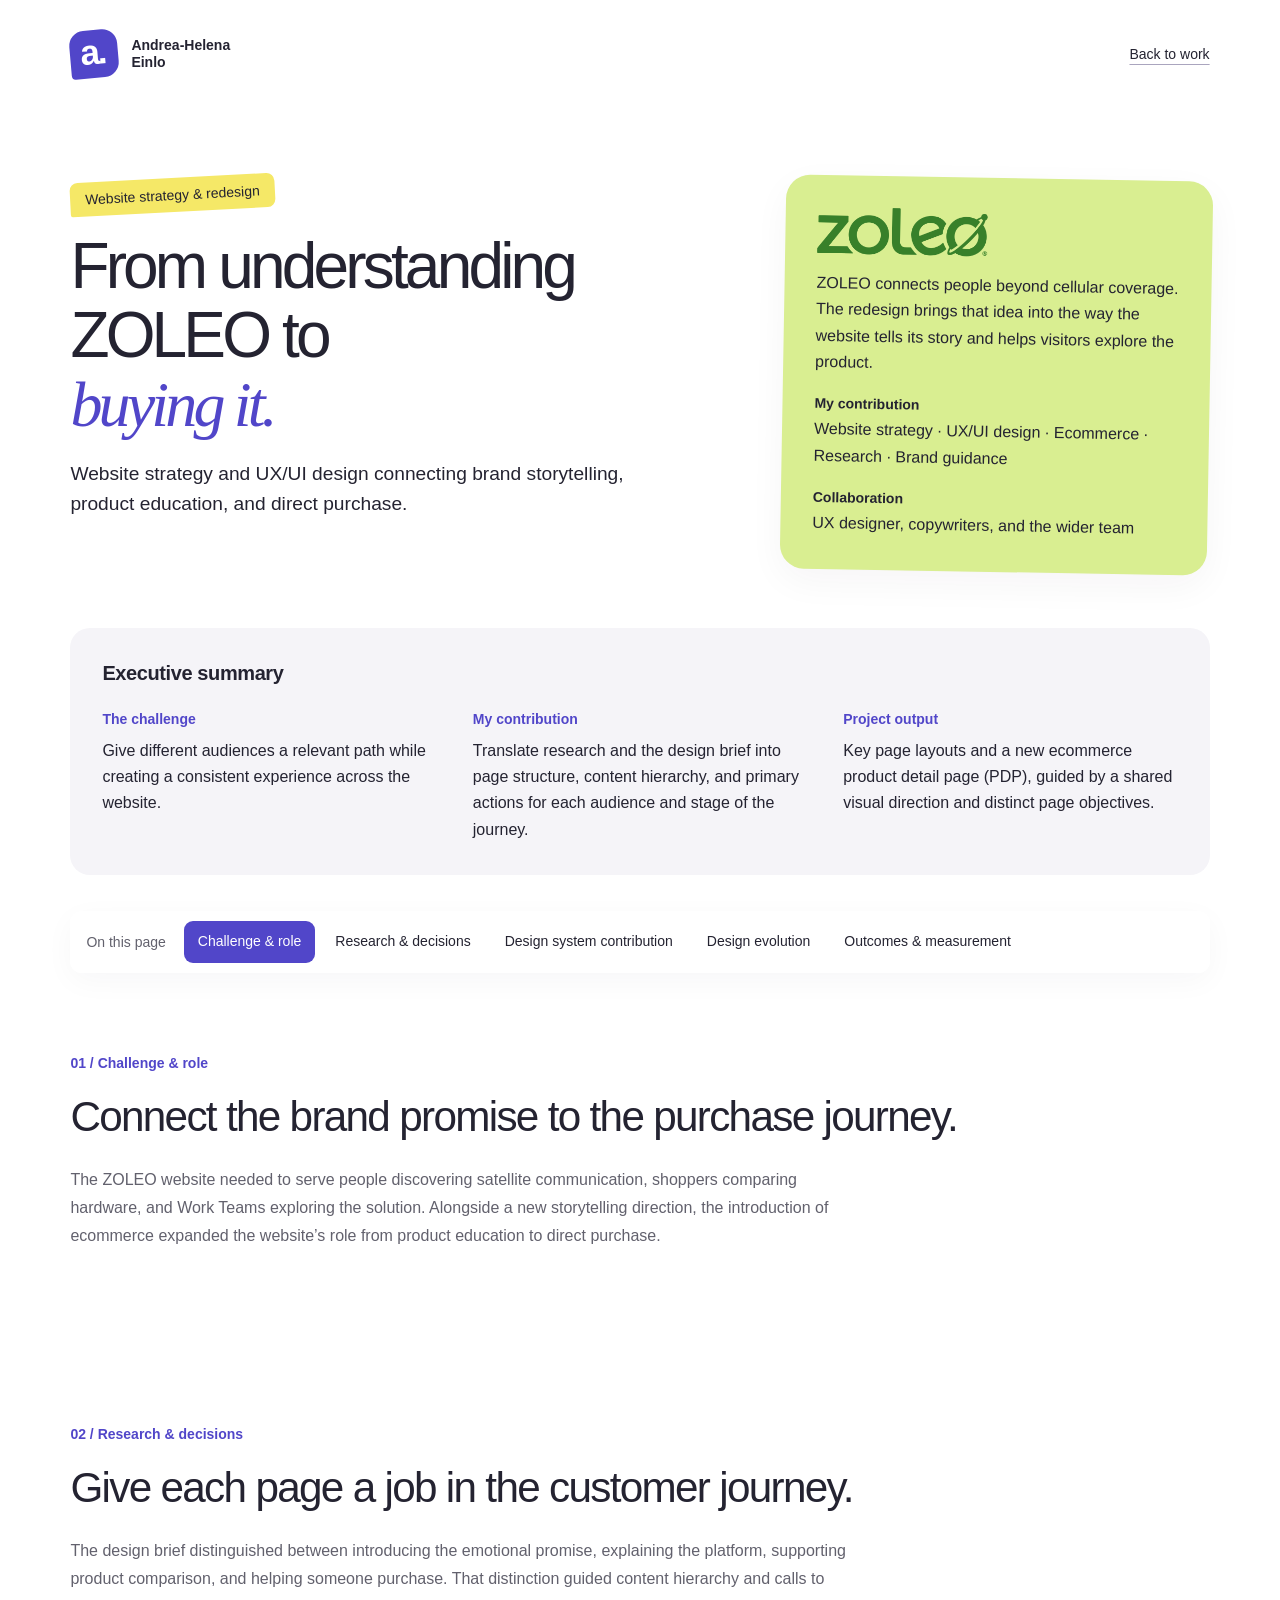
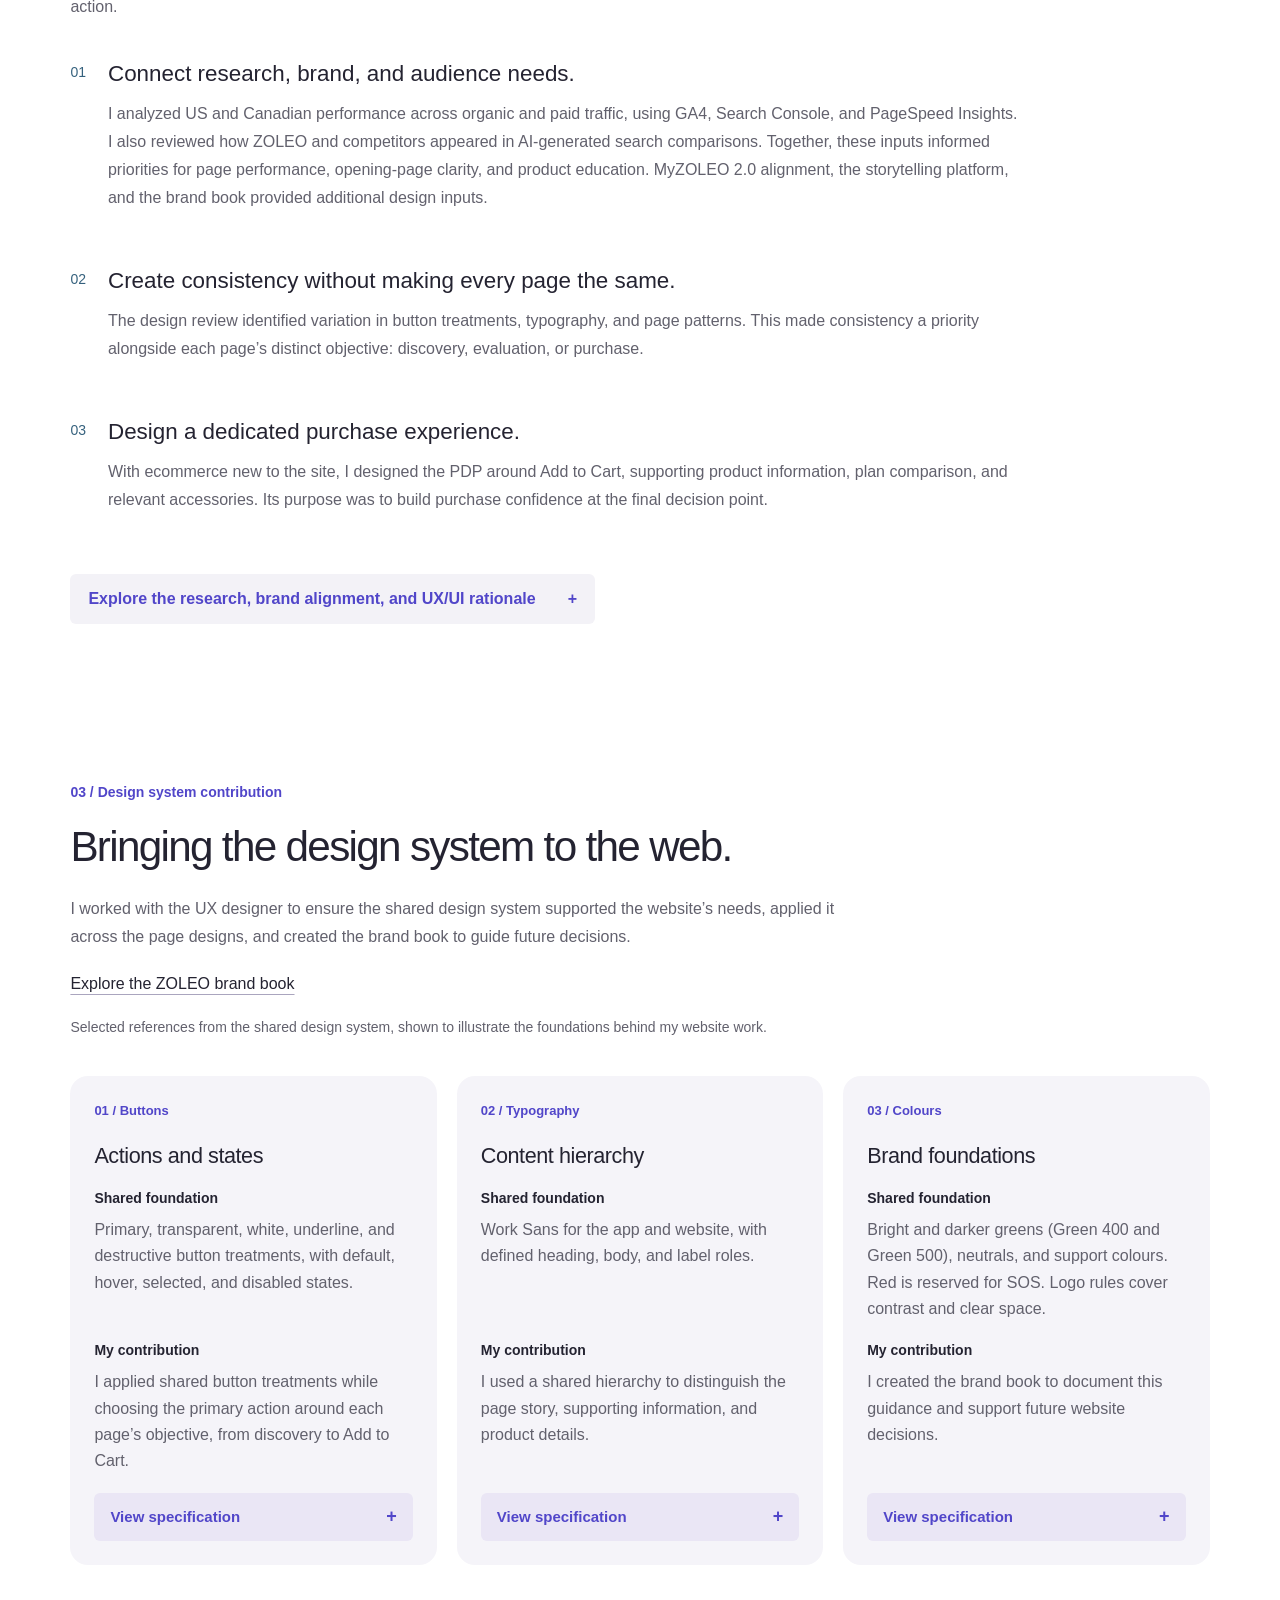
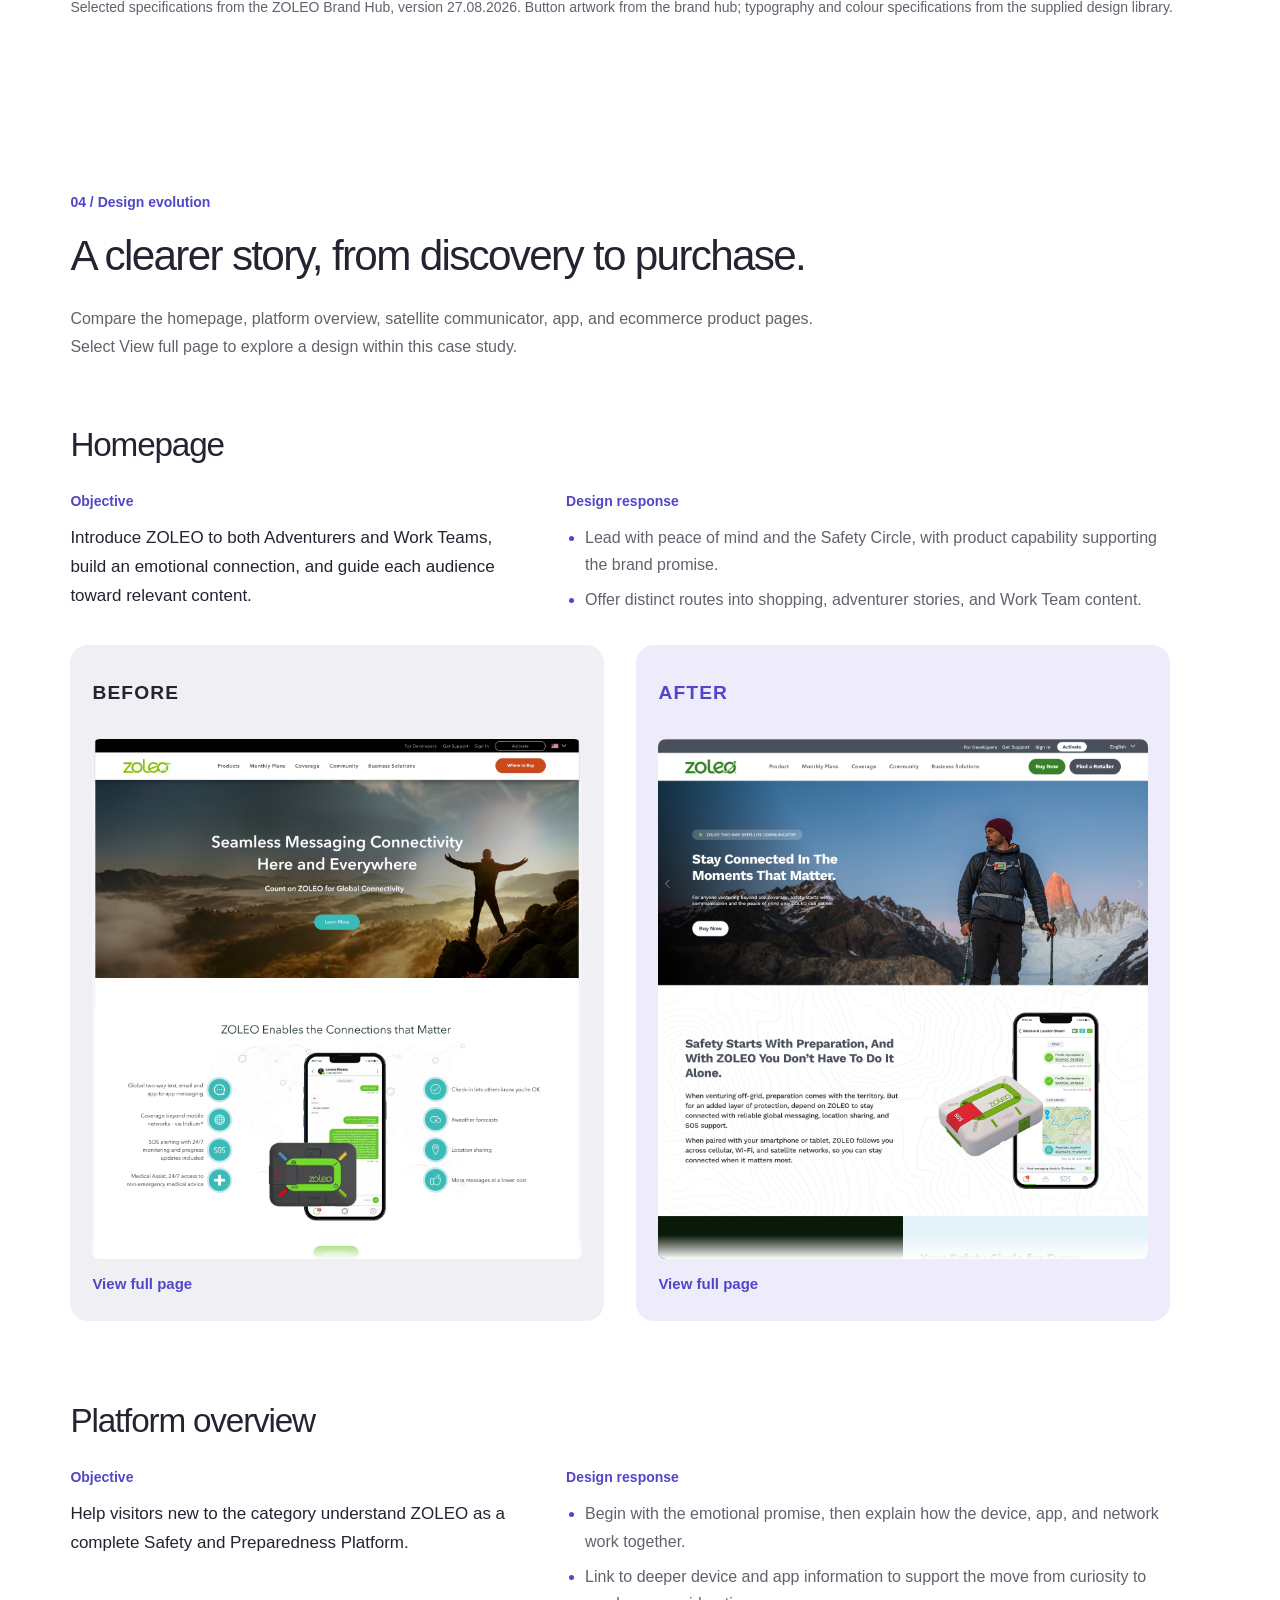
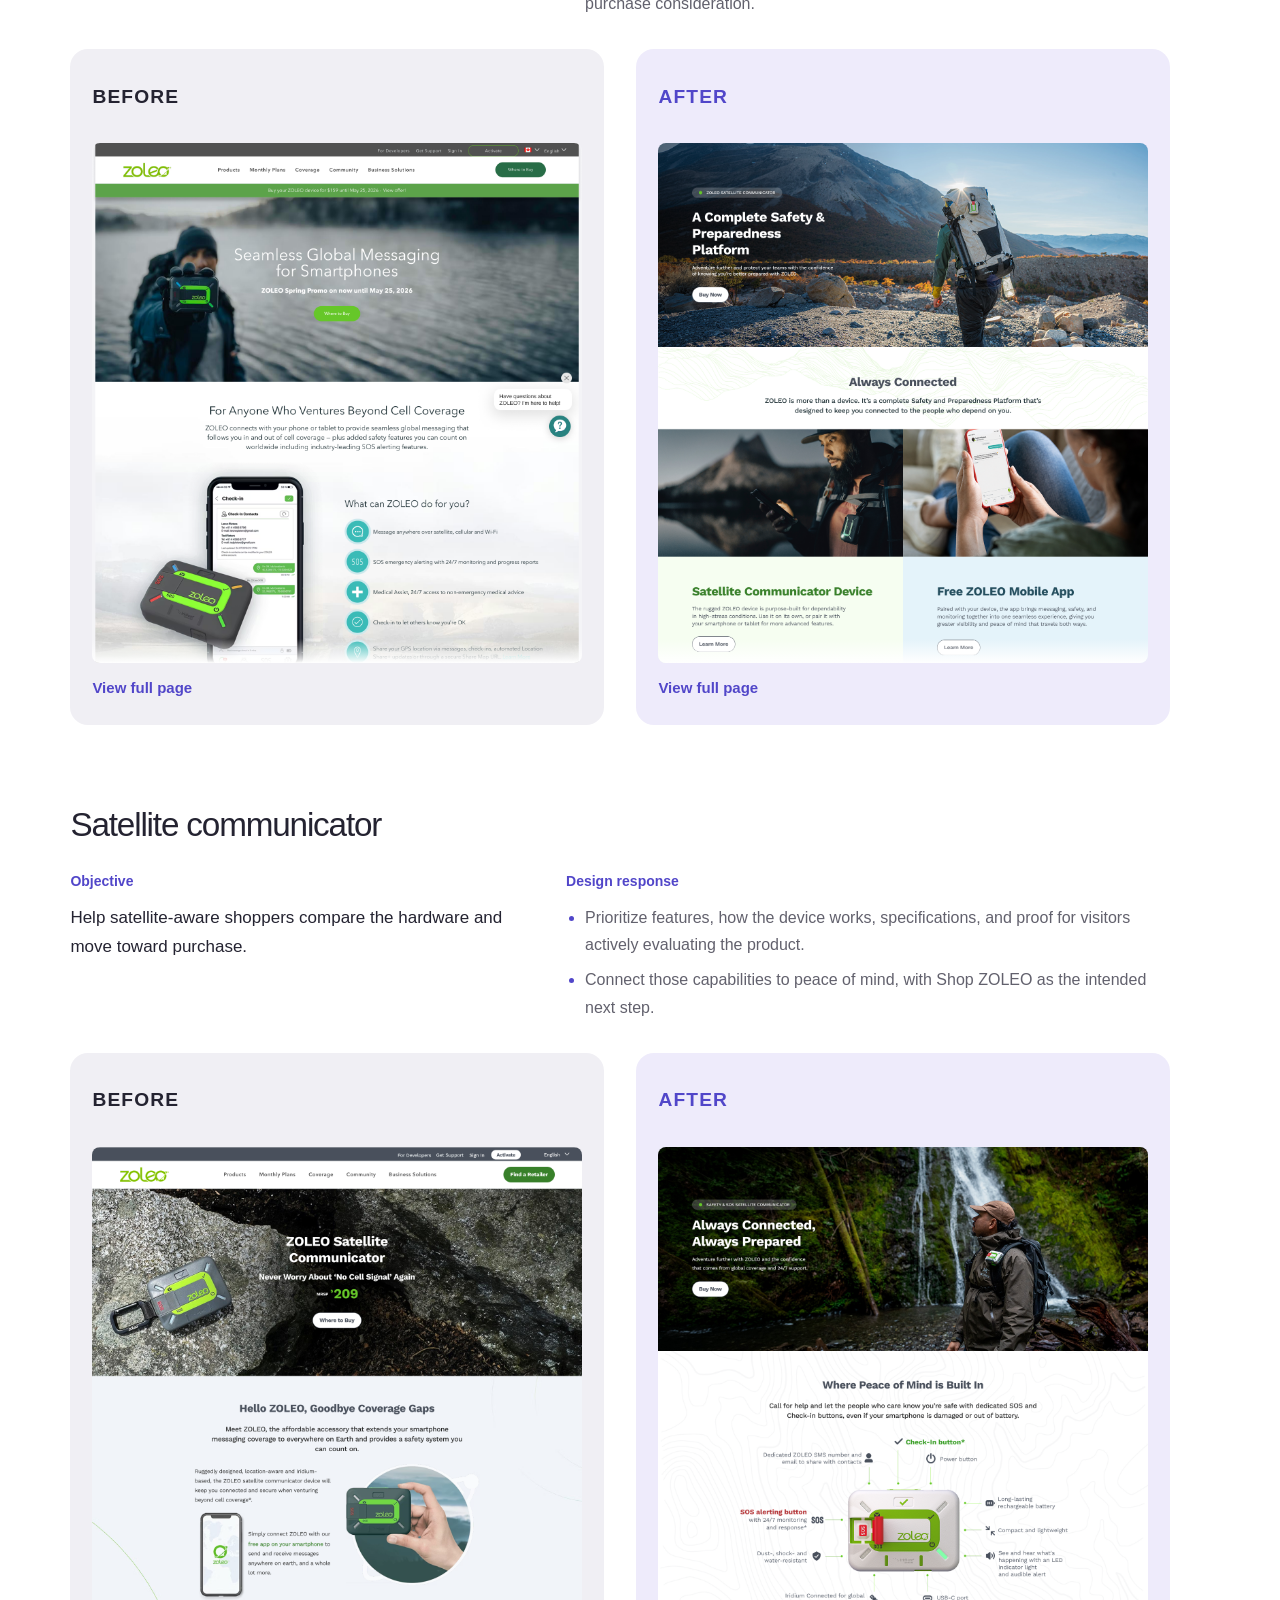
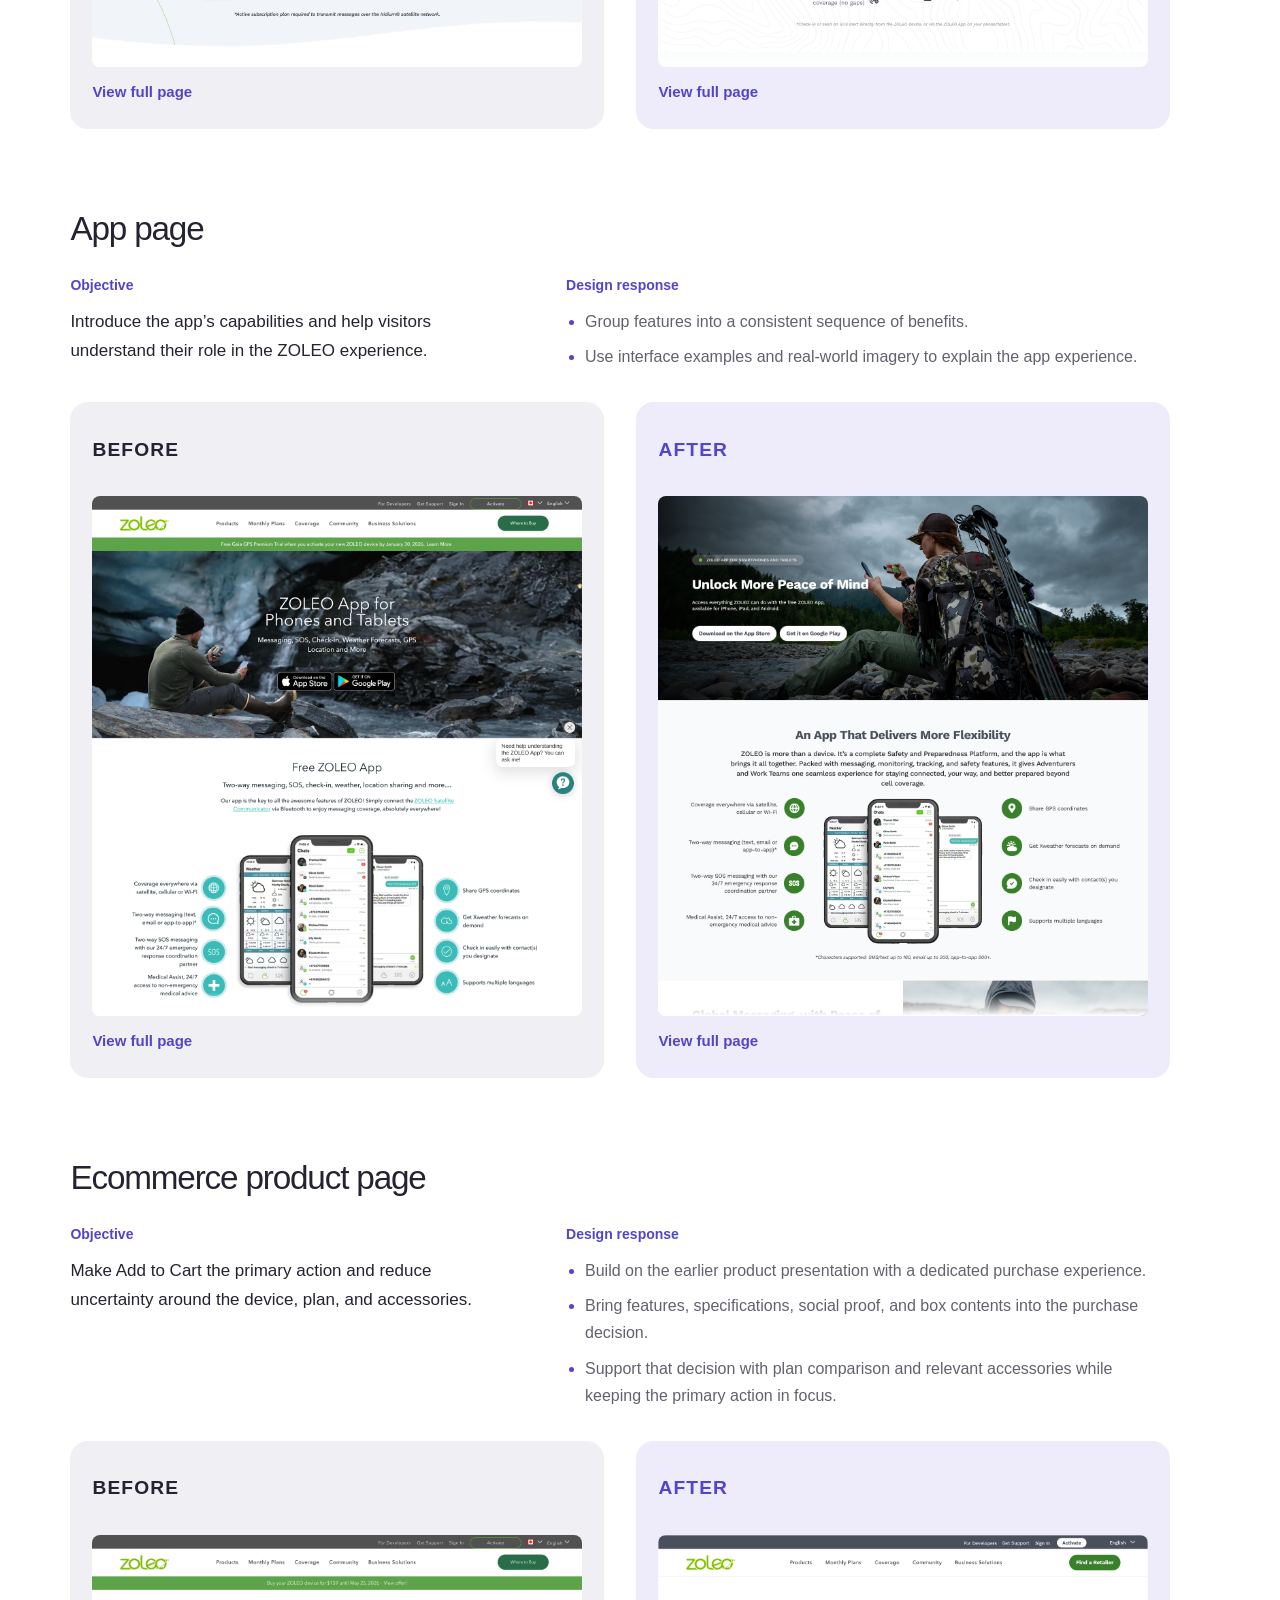
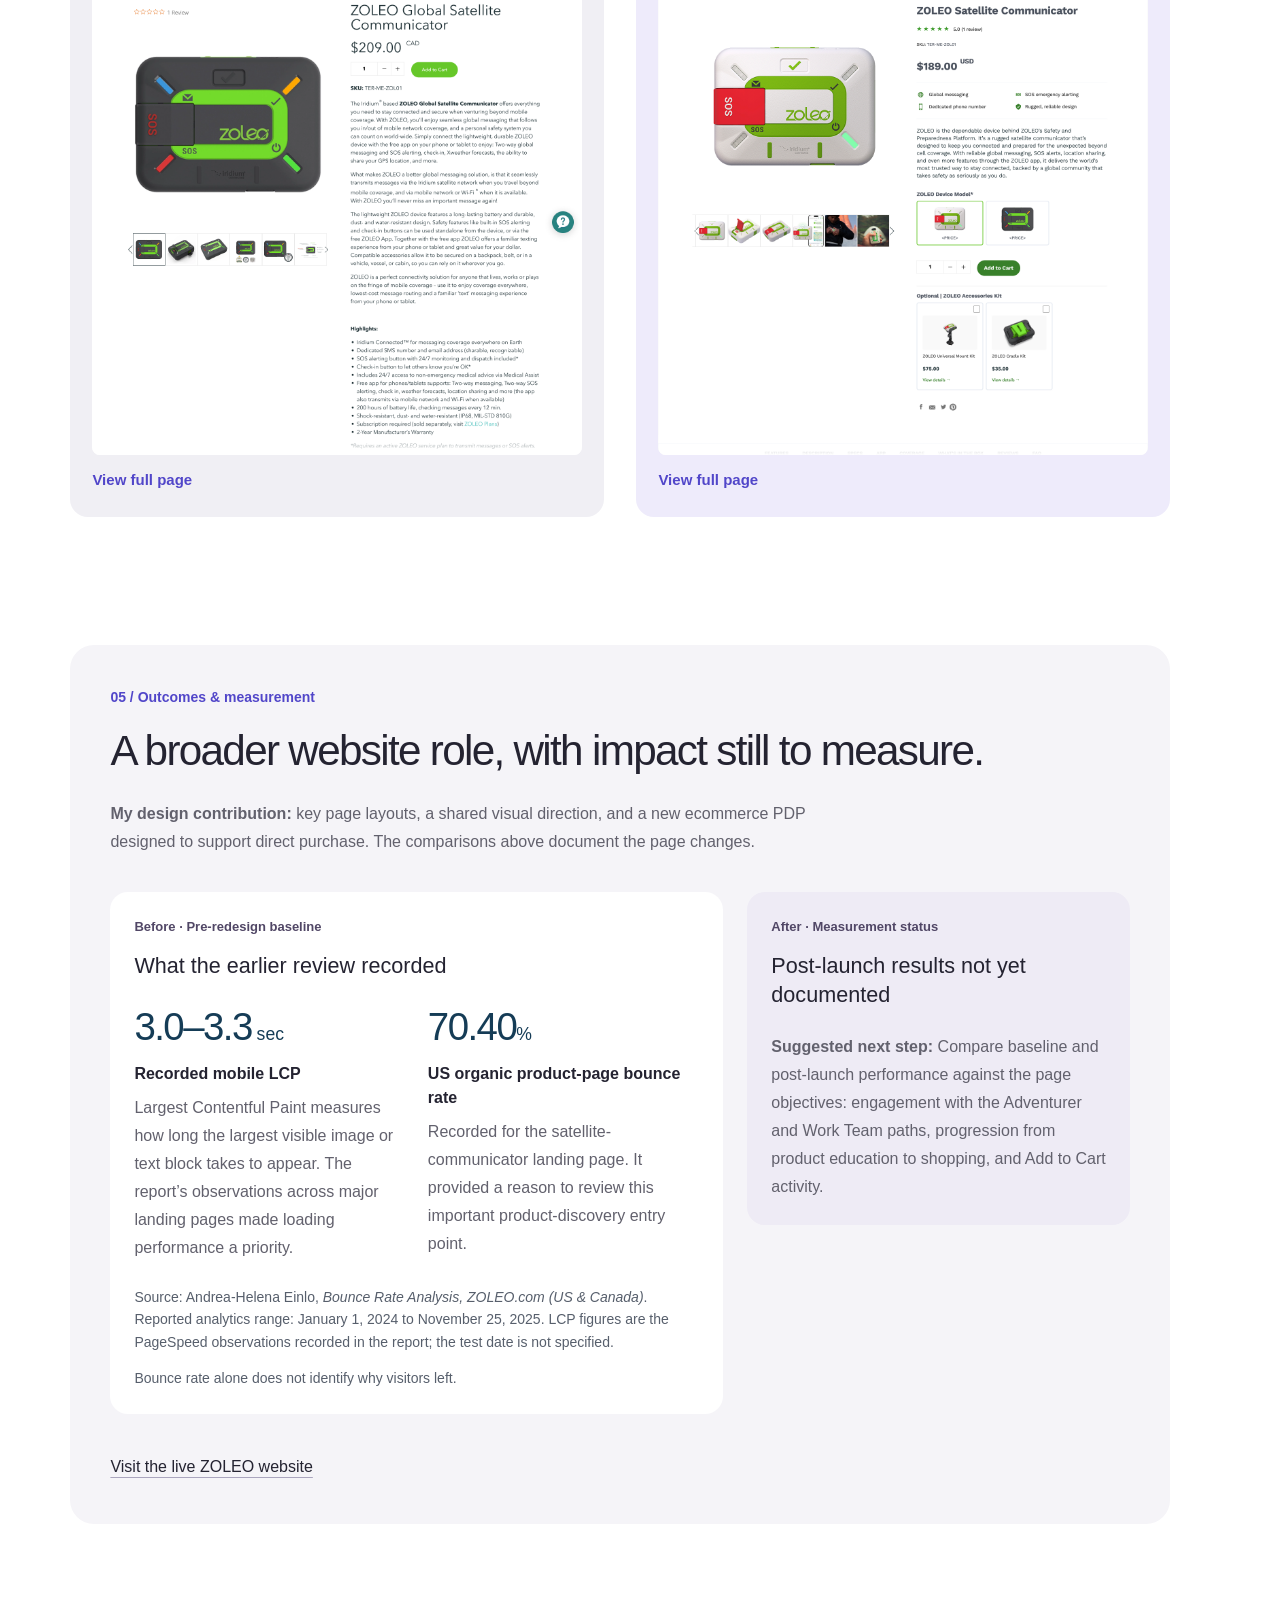
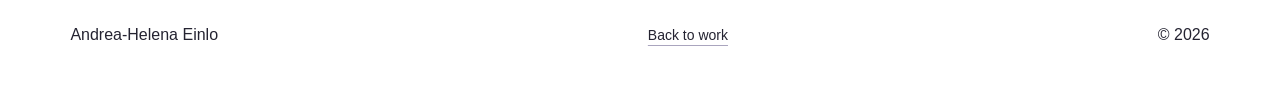
<file: zoleo.html>
<!doctype html>
<html lang="en"><head><meta charset="utf-8"><meta name="viewport" content="width=device-width, initial-scale=1"><title>ZOLEO  ·  Andrea-Helena Einlo</title><meta name="description" content="ZOLEO website strategy and redesign: research, audience journeys, brand storytelling, and before-and-after design comparisons."><link rel="stylesheet" href="styles.css?v=20261003-system-cards"><link rel="icon" href="favicon.svg"></head><body><a class="skip-link" href="#case-main">Skip to content</a><div class="page-shell"><header class="site-header"><a class="identity" href="index.html"><span class="monogram">a.</span><span>Andrea-Helena<br>Einlo</span></a><a class="text-link" href="index.html#work">Back to work</a></header><main id="case-main"><section class="case-hero"><div><span class="hello-sticker">Website strategy &amp; redesign</span><h1>From understanding<br>ZOLEO to<br><span>buying it.</span></h1><p class="case-lead">Website strategy and UX/UI design connecting brand storytelling, product education, and direct purchase.</p></div><div class="case-intro"><img class="zoleo-logo" src="assets/zoleo-logo.webp" alt="ZOLEO"><p>ZOLEO connects people beyond cellular coverage. The redesign brings that idea into the way the website tells its story and helps visitors explore the product.</p><dl><dt>My contribution</dt><dd>Website strategy · UX/UI design · Ecommerce · Research · Brand guidance</dd><dt>Collaboration</dt><dd>UX designer, copywriters, and the wider team</dd></dl></div></section><section class="case-overview" aria-labelledby="executive-summary-title"><h2 id="executive-summary-title">Executive summary</h2><div class="executive-summary"><div><h3>The challenge</h3><p>Give different audiences a relevant path while creating a consistent experience across the website.</p></div><div><h3>My contribution</h3><p>Translate research and the design brief into page structure, content hierarchy, and primary actions for each audience and stage of the journey.</p></div><div><h3>Project output</h3><p>Key page layouts and a new ecommerce product detail page (PDP), guided by a shared visual direction and distinct page objectives.</p></div></div></section><nav class="project-index case-nav" aria-label="On this page"><span class="case-nav-label">On this page</span><div class="case-nav-links"><a href="#context" aria-current="location">Challenge &amp; role</a><a href="#foundation">Research &amp; decisions</a><a href="#design-system">Design system contribution</a><a href="#before-after">Design evolution</a><a href="#measurement">Outcomes &amp; measurement</a></div></nav><section id="context" class="case-section"><p class="eyebrow">01 / Challenge &amp; role</p><h2>Connect the brand promise to the purchase journey.</h2><p class="section-intro">The ZOLEO website needed to serve people discovering satellite communication, shoppers comparing hardware, and Work Teams exploring the solution. Alongside a new storytelling direction, the introduction of ecommerce expanded the website’s role from product education to direct purchase.</p></section><section id="foundation" class="case-section"><p class="eyebrow">02 / Research &amp; decisions</p><h2>Give each page a job in the customer journey.</h2><p class="section-intro">The design brief distinguished between introducing the emotional promise, explaining the platform, supporting product comparison, and helping someone purchase. That distinction guided content hierarchy and calls to action.</p><div class="decision-list"><article><span class="decision-number">01</span><div><h3>Connect research, brand, and audience needs.</h3><p>I analyzed US and Canadian performance across organic and paid traffic, using GA4, Search Console, and PageSpeed Insights. I also reviewed how ZOLEO and competitors appeared in AI-generated search comparisons. Together, these inputs informed priorities for page performance, opening-page clarity, and product education. MyZOLEO 2.0 alignment, the storytelling platform, and the brand book provided additional design inputs.</p></div></article><article><span class="decision-number">02</span><div><h3>Create consistency without making every page the same.</h3><p>The design review identified variation in button treatments, typography, and page patterns. This made consistency a priority alongside each page’s distinct objective: discovery, evaluation, or purchase.</p></div></article><article><span class="decision-number">03</span><div><h3>Design a dedicated purchase experience.</h3><p>With ecommerce new to the site, I designed the PDP around Add to Cart, supporting product information, plan comparison, and relevant accessories. Its purpose was to build purchase confidence at the final decision point.</p></div></article></div><details class="research-detail"><summary>Explore the research, brand alignment, and UX/UI rationale</summary><div class="case-three"><div><h3>Start with evidence</h3><p>The analysis examined landing pages and device/browser patterns as well as traffic channels. Search Console and AI-generated comparisons added context about how the product was presented before a visit.</p></div><div><h3>Bring the story into the experience</h3><p>I worked with copywriters and the team to translate the new storytelling platform into the website’s copy and design.</p></div><div><h3>Align with MyZOLEO</h3><p>The MyZOLEO 2.0 alignment work provided a reference for connecting the website to the shared visual direction.</p></div></div><div class="ux-rationale"><p class="eyebrow">The UX/UI opportunity</p><h3>Make the website feel like one connected experience.</h3><div class="ux-grid"><div><h4>Buttons &amp; calls to action</h4><p><strong>Design observation:</strong> Button treatments and the emphasis given to actions varied across pages.</p><p><strong>Design response:</strong> Establish a more consistent button language and distinguish the primary action from supporting links, based on each page’s purpose.</p></div><div><h4>Typography &amp; hierarchy</h4><p><strong>Design observation:</strong> Heading treatments, text scale, and emphasis varied across pages.</p><p><strong>Design response:</strong> Use a shared type hierarchy so headings, supporting copy, and product details have clearer roles.</p></div><div><h4>Page structure &amp; flow</h4><p><strong>Design observation:</strong> Pages used long feature sections and different layout patterns. I focused on grouping information and clarifying the next action.</p><p><strong>Design response:</strong> Group related content, use more consistent spacing and section patterns, and align the next action with the visitor’s stage, from discovery to purchase.</p></div></div></div></details></section><section id="design-system" class="case-section"><p class="eyebrow">03 / Design system contribution</p><h2>Bringing the design system to the web.</h2><p class="section-intro">I worked with the UX designer to ensure the shared design system supported the website’s needs, applied it across the page designs, and created the brand book to guide future decisions.</p><a class="text-link" href="https://brand.zoleo.com/" target="_blank" rel="noopener">Explore the ZOLEO brand book</a><p class="system-source">Selected references from the shared design system, shown to illustrate the foundations behind my website work.</p><div class="system-cards"><article class="system-card"><p class="eyebrow">01 / Buttons</p><h3>Actions and states</h3><div class="system-card-content system-foundation"><h4>Shared foundation</h4><p>Primary, transparent, white, underline, and destructive button treatments, with default, hover, selected, and disabled states.</p></div><div class="system-card-content system-contribution"><h4>My contribution</h4><p>I applied shared button treatments while choosing the primary action around each page’s objective, from discovery to Add to Cart.</p></div><details class="system-spec"><summary aria-label="View ZOLEO buttons specification">View specification</summary><button class="view-shot system-real-example" type="button" data-image="assets/zoleo-system-buttons.png" data-caption="ZOLEO button treatments and interaction states" aria-label="View ZOLEO button treatments and interaction states"><img src="assets/zoleo-system-buttons.png" alt="ZOLEO button treatments and interaction states" loading="lazy"><span class="shot-link">View full specification</span></button></details></article><article class="system-card"><p class="eyebrow">02 / Typography</p><h3>Content hierarchy</h3><div class="system-card-content system-foundation"><h4>Shared foundation</h4><p>Work Sans for the app and website, with defined heading, body, and label roles.</p></div><div class="system-card-content system-contribution"><h4>My contribution</h4><p>I used a shared hierarchy to distinguish the page story, supporting information, and product details.</p></div><details class="system-spec"><summary aria-label="View ZOLEO typography specification">View specification</summary><button class="view-shot system-real-example" type="button" data-image="assets/zoleo-system-type.png" data-caption="ZOLEO Work Sans typography foundations" aria-label="View ZOLEO Work Sans typography foundations"><img src="assets/zoleo-system-type.png" alt="ZOLEO Work Sans typography foundations" loading="lazy"><span class="shot-link">View full specification</span></button></details></article><article class="system-card"><p class="eyebrow">03 / Colours</p><h3>Brand foundations</h3><div class="system-card-content system-foundation"><h4>Shared foundation</h4><p>Bright and darker greens (Green 400 and Green 500), neutrals, and support colours. Red is reserved for SOS. Logo rules cover contrast and clear space.</p></div><div class="system-card-content system-contribution"><h4>My contribution</h4><p>I created the brand book to document this guidance and support future website decisions.</p></div><details class="system-spec"><summary aria-label="View ZOLEO colours specification">View specification</summary><button class="view-shot system-real-example" type="button" data-image="assets/zoleo-system-colours.png" data-caption="ZOLEO green range, neutrals, and supporting colours" aria-label="View ZOLEO green range, neutrals, and supporting colours"><img src="assets/zoleo-system-colours.png" alt="ZOLEO green range, neutrals, and supporting colours" loading="lazy"><span class="shot-link">View full specification</span></button></details></article></div><p class="system-source">Selected specifications from the ZOLEO Brand Hub, version 27.08.2026. Button artwork from the brand hub; typography and colour specifications from the supplied design library.</p></section><section id="before-after" class="case-section"><p class="eyebrow">04 / Design evolution</p><h2>A clearer story, from discovery to purchase.</h2><p class="section-intro">Compare the homepage, platform overview, satellite communicator, app, and ecommerce product pages. Select View full page to explore a design within this case study.</p><section class="page-example" aria-labelledby="page-example-1"><h3 class="page-example-title" id="page-example-1">Homepage</h3><div class="page-brief"><div class="page-goal"><h4>Objective</h4><p>Introduce ZOLEO to both Adventurers and Work Teams, build an emotional connection, and guide each audience toward relevant content.</p></div><div class="page-response"><h4>Design response</h4><ul><li>Lead with peace of mind and the Safety Circle, with product capability supporting the brand promise.</li><li>Offer distinct routes into shopping, adventurer stories, and Work Team content.</li></ul></div></div><div class="comparison-grid page-comparison"><figure class="comparison-before"><figcaption class="comparison-header"><div class="comparison-caption"><span class="comparison-state before">BEFORE</span></div></figcaption><button class="view-shot" type="button" data-image="assets/platform-full.webp" data-caption="Before · Homepage" aria-label="View Before · Homepage"><div class="case-shot"><img src="assets/platform-full.webp" width="1460" height="6442" style="--preview-width:730.0px" alt="Before · Homepage" loading="lazy"></div><span class="shot-link">View full page</span></button></figure><figure class="comparison-after"><figcaption class="comparison-header"><div class="comparison-caption"><span class="comparison-state after">AFTER</span></div></figcaption><button class="view-shot" type="button" data-image="assets/after-home-full.webp" data-caption="After · Homepage" aria-label="View After · Homepage"><div class="case-shot"><img src="assets/after-home-full.webp" width="1440" height="5888" style="--preview-width:720px" alt="After · Homepage" loading="lazy"></div><span class="shot-link">View full page</span></button></figure></div></section><section class="page-example" aria-labelledby="page-example-2"><h3 class="page-example-title" id="page-example-2">Platform overview</h3><div class="page-brief"><div class="page-goal"><h4>Objective</h4><p>Help visitors new to the category understand ZOLEO as a complete Safety and Preparedness Platform.</p></div><div class="page-response"><h4>Design response</h4><ul><li>Begin with the emotional promise, then explain how the device, app, and network work together.</li><li>Link to deeper device and app information to support the move from curiosity to purchase consideration.</li></ul></div></div><div class="comparison-grid page-comparison"><figure class="comparison-before"><figcaption class="comparison-header"><div class="comparison-caption"><span class="comparison-state before">BEFORE</span></div></figcaption><button class="view-shot" type="button" data-image="assets/before-home-full.webp" data-caption="Before · Platform overview" aria-label="View Before · Platform overview"><div class="case-shot"><img src="assets/before-home-full.webp" width="1460" height="6524" style="--preview-width:730.0px" alt="Before · Platform overview" loading="lazy"></div><span class="shot-link">View full page</span></button></figure><figure class="comparison-after"><figcaption class="comparison-header"><div class="comparison-caption"><span class="comparison-state after">AFTER</span></div></figcaption><button class="view-shot" type="button" data-image="assets/after-platform-full.webp" data-caption="After · Platform overview" aria-label="View After · Platform overview"><div class="case-shot"><img src="assets/after-platform-full.webp" width="1440" height="5229" style="--preview-width:720px" alt="After · Platform overview" loading="lazy"></div><span class="shot-link">View full page</span></button></figure></div></section><section class="page-example" aria-labelledby="page-example-3"><h3 class="page-example-title" id="page-example-3">Satellite communicator</h3><div class="page-brief"><div class="page-goal"><h4>Objective</h4><p>Help satellite-aware shoppers compare the hardware and move toward purchase.</p></div><div class="page-response"><h4>Design response</h4><ul><li>Prioritize features, how the device works, specifications, and proof for visitors actively evaluating the product.</li><li>Connect those capabilities to peace of mind, with Shop ZOLEO as the intended next step.</li></ul></div></div><div class="comparison-grid page-comparison"><figure class="comparison-before"><figcaption class="comparison-header"><div class="comparison-caption"><span class="comparison-state before">BEFORE</span></div></figcaption><button class="view-shot" type="button" data-image="assets/before-device-full.webp" data-caption="Before · Satellite communicator" aria-label="View Before · Satellite communicator"><div class="case-shot"><img src="assets/before-device-full.webp" width="1440" height="9397" style="--preview-width:720.0px" alt="Before · Satellite communicator" loading="lazy"></div><span class="shot-link">View full page</span></button></figure><figure class="comparison-after"><figcaption class="comparison-header"><div class="comparison-caption"><span class="comparison-state after">AFTER</span></div></figcaption><button class="view-shot" type="button" data-image="assets/after-device-full.webp" data-caption="After · Satellite communicator" aria-label="View After · Satellite communicator"><div class="case-shot"><img src="assets/after-device-full.webp" width="1440" height="8110" style="--preview-width:720px" alt="After · Satellite communicator" loading="lazy"></div><span class="shot-link">View full page</span></button></figure></div></section><section class="page-example" aria-labelledby="page-example-4"><h3 class="page-example-title" id="page-example-4">App page</h3><div class="page-brief"><div class="page-goal"><h4>Objective</h4><p>Introduce the app’s capabilities and help visitors understand their role in the ZOLEO experience.</p></div><div class="page-response"><h4>Design response</h4><ul><li>Group features into a consistent sequence of benefits.</li><li>Use interface examples and real-world imagery to explain the app experience.</li></ul></div></div><div class="comparison-grid page-comparison"><figure class="comparison-before"><figcaption class="comparison-header"><div class="comparison-caption"><span class="comparison-state before">BEFORE</span></div></figcaption><button class="view-shot" type="button" data-image="assets/before-app-full.webp" data-caption="Before · App page" aria-label="View Before · App page"><div class="case-shot"><img src="assets/before-app-full.webp" width="1440" height="9040" style="--preview-width:720.0px" alt="Before · App page" loading="lazy"></div><span class="shot-link">View full page</span></button></figure><figure class="comparison-after"><figcaption class="comparison-header"><div class="comparison-caption"><span class="comparison-state after">AFTER</span></div></figcaption><button class="view-shot" type="button" data-image="assets/after-app-full.webp" data-caption="After · App page" aria-label="View After · App page"><div class="case-shot"><img src="assets/after-app-full.webp" width="1440" height="8257" style="--preview-width:720.0px" alt="After · App page" loading="lazy"></div><span class="shot-link">View full page</span></button></figure></div></section><section class="page-example" aria-labelledby="page-example-5"><h3 class="page-example-title" id="page-example-5">Ecommerce product page</h3><div class="page-brief"><div class="page-goal"><h4>Objective</h4><p>Make Add to Cart the primary action and reduce uncertainty around the device, plan, and accessories.</p></div><div class="page-response"><h4>Design response</h4><ul><li>Build on the earlier product presentation with a dedicated purchase experience.</li><li>Bring features, specifications, social proof, and box contents into the purchase decision.</li><li>Support that decision with plan comparison and relevant accessories while keeping the primary action in focus.</li></ul></div></div><div class="comparison-grid page-comparison"><figure class="comparison-before"><figcaption class="comparison-header"><div class="comparison-caption"><span class="comparison-state before">BEFORE</span></div></figcaption><button class="view-shot" type="button" data-image="assets/before-product-full.webp" data-caption="Before · Product page" aria-label="View Before · Product page"><div class="case-shot"><img src="assets/before-product-full.webp" width="1440" height="7382" style="--preview-width:720.0px" alt="Before · Product page" loading="lazy"></div><span class="shot-link">View full page</span></button></figure><figure class="comparison-after"><figcaption class="comparison-header"><div class="comparison-caption"><span class="comparison-state after">AFTER</span></div></figcaption><button class="view-shot" type="button" data-image="assets/product-full.webp" data-caption="After · Ecommerce product page" aria-label="View After · Ecommerce product page"><div class="case-shot"><img src="assets/product-full.webp" width="1442" height="6848" style="--preview-width:721.0px" alt="After · Ecommerce product page" loading="lazy"></div><span class="shot-link">View full page</span></button></figure></div></section></section><section id="measurement" class="case-closing"><p class="eyebrow">05 / Outcomes &amp; measurement</p><h2>A broader website role, with impact still to measure.</h2><p><strong>My design contribution:</strong> key page layouts, a shared visual direction, and a new ecommerce PDP designed to support direct purchase. The comparisons above document the page changes.</p><div class="measurement-comparison"><aside class="baseline-evidence" aria-labelledby="zoleo-baseline"><p class="eyebrow">Before · Pre-redesign baseline</p><h3 id="zoleo-baseline">What the earlier review recorded</h3><div class="baseline-grid"><div><span class="baseline-value">3.0–3.3<span> sec</span></span><h4>Recorded mobile LCP</h4><p>Largest Contentful Paint measures how long the largest visible image or text block takes to appear. The report’s observations across major landing pages made loading performance a priority.</p></div><div><span class="baseline-value">70.40<span>%</span></span><h4>US organic product-page bounce rate</h4><p>Recorded for the satellite-communicator landing page. It provided a reason to review this important product-discovery entry point.</p></div></div><p class="evidence-source">Source: Andrea-Helena Einlo, <cite>Bounce Rate Analysis, ZOLEO.com (US &amp; Canada)</cite>. Reported analytics range: January 1, 2024 to November 25, 2025. LCP figures are the PageSpeed observations recorded in the report; the test date is not specified.</p><p class="evidence-context">Bounce rate alone does not identify why visitors left.</p></aside><aside class="measurement-followup" aria-labelledby="postlaunch-status"><p class="eyebrow">After · Measurement status</p><h3 id="postlaunch-status">Post-launch results not yet documented</h3><p><strong>Suggested next step:</strong> Compare baseline and post-launch performance against the page objectives: engagement with the Adventurer and Work Team paths, progression from product education to shopping, and Add to Cart activity.</p></aside></div><a class="text-link" href="https://www.zoleo.com/en-ca" target="_blank" rel="noopener">Visit the live ZOLEO website</a></section></main><footer class="site-footer"><span>Andrea-Helena Einlo</span><a class="text-link" href="index.html#work">Back to work</a><span>© 2026</span></footer></div><dialog class="screen-viewer" id="screen-viewer" aria-labelledby="viewer-caption"><div class="viewer-toolbar"><h2 id="viewer-caption">Page preview</h2><div class="viewer-actions"><button type="button" id="viewer-prev" aria-label="Previous screenshot">Previous</button><button type="button" id="viewer-next" aria-label="Next screenshot">Next</button><label>Zoom <select id="viewer-zoom"><option value="1">100% · Original</option><option value="1.5">150%</option><option value="2">200%</option><option value="fit">Fit width</option></select></label><button type="button" id="viewer-close">Close ×</button></div></div><div class="viewer-scroll" tabindex="0" aria-label="Scrollable page preview"><img id="viewer-image" alt=""></div></dialog><script src="viewer.js?v=20261002-scroll-reset"></script></body></html>
</file>
<file: styles.css>
@charset "UTF-8";
:root{--paper:#fafaf8;--ink:#282735;--muted:#666470;--line:#dcdbe1;--accent:#5146c9;--yellow:#f5e867;--lime:#d9ee91;--violet:#7766e2;--sans:Arial,Helvetica,sans-serif}
*{box-sizing:border-box}html{scroll-behavior:smooth;scroll-padding-top:115px}body{margin:0;background:var(--paper);color:var(--ink);font-family:var(--sans);font-size:1rem;-webkit-font-smoothing:antialiased}body:has(dialog[open]){overflow:hidden}button,a,summary{-webkit-tap-highlight-color:transparent}button{font:inherit;color:inherit}a{color:inherit;text-decoration:none}button{cursor:pointer}a:focus-visible,button:focus-visible,summary:focus-visible{outline:3px solid var(--accent);outline-offset:5px}::selection{background:var(--yellow);color:var(--ink)}.page-shell{max-width:1450px;margin:0 auto;padding:0 5.5%}.skip-link{position:absolute;top:-100px;left:20px;z-index:100;background:var(--ink);color:#fff;padding:12px 20px}.skip-link:focus{top:16px}.site-header{min-height:110px;display:flex;align-items:center;justify-content:space-between;gap:26px;border-bottom:1px solid var(--line)}.identity{display:flex;align-items:center;gap:13px;font-size:.875rem;line-height:1.25;font-weight:600}.monogram{background:var(--accent);color:white;width:48px;height:48px;border-radius:15px 15px 15px 4px;display:grid;place-content:center;font-size:2.2rem;letter-spacing:-.07em;padding-right:3px;padding-bottom:4px;transform:rotate(-5deg)}.site-header nav{display:flex;gap:32px;font-size:.875rem}.site-header nav a{padding:12px 0}.site-header nav a:hover{color:var(--accent)}.header-note{font-size:.8125rem;color:var(--muted)}.hero{padding:58px 0 55px;display:grid;grid-template-columns:1.45fr 1fr;gap:60px;align-items:center}.eyebrow{font-size:.875rem;line-height:1.6;margin:0}.hero .eyebrow{margin-bottom:18px}h1{font-size:clamp(3rem,5.6vw,5.2rem);line-height:1.08;letter-spacing:-.06em;font-weight:500;margin:0}h1 span{color:var(--accent);font-family:Georgia,'Times New Roman',serif;font-style:italic;font-weight:400}.hero-intro{max-width:365px;justify-self:end;padding-top:10px}.hello-sticker{display:inline-block;border:1px solid #d4c951;border-radius:7px 7px 7px 0;background:var(--yellow);padding:9px 15px;transform:rotate(-4deg);font-size:.875rem;font-weight:500;margin-bottom:15px}.hero-intro p{font-size:1.0625rem;line-height:1.65;margin:0 0 12px}.hero-intro .hero-small{font-size:.875rem;line-height:1.65;color:var(--muted);margin:0}.project-index{position:sticky;top:12px;z-index:20;display:flex;align-items:center;gap:22px;background:#fff;border:1px solid var(--line);border-radius:16px;padding:12px 18px;box-shadow:0 4px 16px #26223b05}.index-title{display:flex;align-items:center;gap:9px;flex-shrink:0;font-size:.875rem;font-weight:600;padding:10px 5px}.project-count{font-size:.75rem;color:var(--muted);font-weight:400}.index-links{display:flex;gap:8px;list-style:none;padding:0 0 3px;margin:0;overflow-x:auto;scrollbar-width:thin;scrollbar-color:#d6d1eb transparent;min-width:0}.index-links li{flex-shrink:0}.index-links a{display:block;border:1px solid transparent;background:#f2f1f7;border-radius:30px;padding:11px 19px;line-height:1.3;font-size:.875rem;white-space:nowrap;transition:background .2s,transform .2s}.index-links a:hover{background:#e7e3fb;transform:translateY(-1px)}.index-links a[aria-current]{background:var(--accent);color:white}.index-number{font-size:.75rem;opacity:.7;margin-right:7px}.work-section{padding:38px 0 70px}.section-heading{display:flex;justify-content:space-between;align-items:center;gap:20px;margin-bottom:24px}.section-heading h2{font-size:1.125rem;font-weight:500;letter-spacing:-.02em;margin:0}.section-heading>span{font-size:.8125rem;color:var(--muted)}.project-grid{display:grid;grid-template-columns:repeat(2,minmax(0,1fr));gap:28px;align-items:start}.project{min-width:0;background:#fff;border:1px solid var(--line);border-radius:24px;overflow:hidden;scroll-margin-top:112px}.project-gallery{padding:24px 24px 18px;background:var(--lime);color:#283514}.project-bluecosmo .project-gallery{background:var(--violet);color:white}.gallery-top{display:flex;align-items:center;justify-content:space-between;gap:15px;margin-bottom:23px}.project-brand{font-size:1.75rem;line-height:1.15;font-weight:600;letter-spacing:-.045em}.project-zoleo .project-brand{letter-spacing:.03em}.cover-label{font-size:.75rem;padding:7px 10px;border:1px solid currentColor;border-radius:30px;white-space:nowrap}.screenshot-button{display:block;padding:0;border:0;border-radius:8px;overflow:hidden;width:100%;aspect-ratio:1.98;position:relative;background:white;box-shadow:0 8px 20px #1018281c}.project-image{display:block;width:100%;height:100%;object-fit:contain;object-position:top;transition:transform .3s}.screenshot-button:hover .project-image{transform:scale(1.015)}.enlarge-label{position:absolute;right:10px;bottom:10px;background:#25232ded;color:white;padding:7px 10px;border-radius:7px;font-size:.75rem;line-height:1.3;opacity:0;transition:opacity .2s}.enlarge-label span{margin-left:8px}.screenshot-button:hover .enlarge-label,.screenshot-button:focus-visible .enlarge-label{opacity:1}.gallery-controls{display:flex;flex-wrap:wrap;gap:7px;margin-top:17px}.screenshot-choice{border:1px solid transparent;background:transparent;padding:9px 10px;border-radius:8px;font-size:.875rem;line-height:1.3;text-align:left}.screenshot-choice span{font-size:.75rem;opacity:.65;margin-right:6px}.screenshot-choice[aria-pressed=true]{background:#fff;color:var(--ink);box-shadow:0 2px 6px #00000008}.screenshot-choice:hover{border-color:currentColor}.project-content{padding:26px 27px 0}.project-kicker{font-size:.75rem;line-height:1.6;letter-spacing:.045em;color:var(--muted);margin:0 0 13px}.project h3{font-size:clamp(1.9rem,2.65vw,2.5rem);line-height:1.12;letter-spacing:-.045em;font-weight:500;margin:0 0 18px}.project-summary{font-size:1rem;line-height:1.65;color:var(--muted);margin:0 0 24px;min-height:5em}.project-details{border-top:1px solid var(--line)}summary{list-style:none;cursor:pointer;display:flex;align-items:center;justify-content:space-between;gap:16px;font-size:.875rem;padding:22px 0;color:var(--accent);font-weight:600}summary::-webkit-details-marker{display:none}summary:hover{color:var(--ink)}.open-label{display:none}details[open] .open-label{display:inline}details[open] .closed-label{display:none}.plus{width:23px;height:23px;position:relative;border-radius:50%;background:#eeebfb;flex-shrink:0}.plus:before,.plus:after{content:'';position:absolute;left:6px;top:11px;width:11px;height:1px;background:currentColor}.plus:after{transform:rotate(90deg);transition:transform .2s}details[open] .plus:after{transform:rotate(0)}.details-content{border-top:1px solid var(--line);padding:24px 0 28px}.details-content h4{font-size:1.4rem;line-height:1.2;letter-spacing:-.025em;font-weight:500;margin:0 0 14px}.details-content p{font-size:1rem;line-height:1.65;color:var(--muted);margin:0}.detail-item{margin-top:25px}.detail-item h5{font-size:1rem;line-height:1.5;margin:0 0 7px;font-weight:600}.details-content .project-credit{font-size:.875rem;line-height:1.65;border-top:1px solid var(--line);padding-top:20px;margin-top:26px}.approach{border-top:1px solid var(--line);display:grid;grid-template-columns:1fr 1fr;gap:85px;padding:60px 0 70px}.approach-intro .eyebrow{color:var(--muted)}.approach-intro h2{font-size:clamp(2rem,3.2vw,3rem);line-height:1.15;font-weight:500;letter-spacing:-.04em;margin:20px 0}.approach-intro h2 span{font-family:Georgia,serif;font-weight:400;font-style:italic;color:var(--accent)}.approach-intro>p{font-size:1rem;line-height:1.65;color:var(--muted);max-width:420px;margin:0}.approach-list{list-style:none;padding:0;margin:0}.approach-list li{display:flex;align-items:start;gap:19px;padding:23px 0;border-bottom:1px solid var(--line)}.approach-list li:first-child{padding-top:0}.step-number{display:grid;place-items:center;flex-shrink:0;width:34px;height:34px;border:1px solid var(--line);border-radius:11px;font-size:.75rem;transform:rotate(-5deg);color:var(--accent)}.approach-list li:nth-child(2) .step-number{transform:rotate(5deg);background:var(--yellow);color:var(--ink);border-color:var(--yellow)}.approach-list h3{font-size:1.125rem;line-height:1.4;font-weight:500;margin:0 0 8px;letter-spacing:-.025em}.approach-list p{font-size:1rem;line-height:1.6;margin:0;color:var(--muted)}.site-footer{border-top:1px solid var(--line);padding:32px 0 38px;display:flex;align-items:center;justify-content:space-between;gap:28px}.footer-name{font-size:1rem}.site-footer p{font-size:.875rem;margin:8px 0 0;color:var(--muted)}.text-link{font-size:.875rem;border-bottom:1px solid var(--ink);padding:8px 0}.text-link:hover{color:var(--accent);border-color:var(--accent)}.copyright{font-size:.8125rem;color:var(--muted)}dialog{padding:0;border:1px solid #ccc;border-radius:16px;width:min(1360px,96vw);max-height:94dvh;color:var(--ink);background:var(--paper);overflow:auto;box-shadow:0 24px 80px #0005}dialog::backdrop{background:#171324b8;backdrop-filter:blur(5px)}.dialog-header{display:flex;align-items:center;justify-content:space-between;gap:20px;padding:15px 20px;position:sticky;top:0;background:var(--paper);z-index:1}.dialog-header p{font-size:.9375rem;margin:0}.dialog-close{font-size:.875rem;border:1px solid var(--line);border-radius:30px;background:#fff;padding:10px 15px;min-height:42px}.dialog-close span{font-size:1.2rem;margin-left:7px}.dialog-image-wrap{padding:0 16px}.dialog-image-wrap img{display:block;width:100%;height:auto;border:1px solid var(--line);border-radius:5px}.dialog-hint{font-size:.8125rem;color:var(--muted);padding:0 20px;margin:14px 0 18px}
@media(min-width:1450px){.page-shell{padding:0 80px}}
@media(max-width:1050px){.header-note{display:none}.hero{gap:32px;grid-template-columns:1.25fr 1fr;padding:45px 0}h1{font-size:clamp(3rem,5.9vw,4.7rem)}.project-grid{gap:20px}.project-gallery{padding:20px 18px 13px}.project-content{padding:24px 22px 0}.project-brand{font-size:1.55rem}.cover-label{font-size:.75rem;padding:6px 8px}.gallery-controls{gap:3px}.screenshot-choice{padding:9px 7px;font-size:.8125rem}.approach{gap:42px}.project-summary{min-height:6.6em}}
@media(max-width:740px){html{scroll-padding-top:100px}.page-shell{padding:0 24px}.site-header{min-height:92px}.identity{font-size:.8125rem}.monogram{width:42px;height:42px;font-size:2rem}.site-header nav{gap:22px}.hero{grid-template-columns:1fr;gap:25px;padding:37px 0 33px}.hero .eyebrow{margin-bottom:15px}h1{font-size:clamp(3rem,9.5vw,4.5rem)}.hero-intro{padding:0;justify-self:start;max-width:520px}.hero-intro p{font-size:1rem}.hero-small{max-width:400px}.hello-sticker{font-size:.8125rem;padding:7px 12px;margin-bottom:16px}.project-index{padding:8px 11px;gap:10px;border-radius:13px;top:8px}.index-title{font-size:.8125rem;padding:10px 1px}.project-count{display:none}.index-links{gap:5px}.index-links a{padding:11px 13px;font-size:.8125rem}.index-number{display:none}.work-section{padding:29px 0 46px}.section-heading h2{font-size:1rem}.section-heading>span{font-size:.75rem}.section-heading{gap:15px;margin-bottom:21px}.project-grid{grid-template-columns:1fr;gap:28px}.project-gallery{padding:24px 23px 17px}.gallery-top{margin-bottom:20px}.project-brand{font-size:1.75rem}.cover-label{font-size:.75rem;padding:7px 10px}.project-content{padding:24px 25px 0}.project h3{font-size:2rem}.project-summary{min-height:0}.screenshot-choice{font-size:.875rem;padding:10px}.enlarge-label{opacity:1}.approach{grid-template-columns:1fr;gap:35px;padding:38px 0 46px}.approach-intro h2{font-size:2.2rem}.site-footer{flex-wrap:wrap;gap:20px;padding:29px 0}.site-footer>div{flex-basis:100%}.copyright{margin-left:auto}.dialog-header{padding:12px}.dialog-image-wrap{padding:0 8px}.dialog-hint{padding:0 13px}}
@media(max-width:390px){.page-shell{padding:0 16px}.site-header nav{gap:15px;font-size:.8125rem}.identity{gap:8px}.project-gallery{padding:21px 17px 14px}.project-content{padding:23px 20px 0}.section-heading>span{display:none}.index-links a{padding:11px 12px}.index-title{font-size:.75rem}.project-index{gap:8px}}
@media(prefers-reduced-motion:reduce){html{scroll-behavior:auto}*,*:before,*:after{transition:none!important}}

.zoleo-logo{display:block;width:110px;height:auto;background:#fff;border-radius:5px;padding:8px}.case-link{display:flex;justify-content:space-between;align-items:center;background:var(--accent);color:white;padding:16px 18px;border-radius:10px;margin:0 0 22px;font-size:1rem}.case-hero{display:grid;grid-template-columns:1.5fr 1fr;gap:70px;padding:65px 0}.case-hero h1{font-size:clamp(2.8rem,5vw,4.7rem)}.case-lead{max-width:580px;font-size:1.2rem;line-height:1.6}.case-intro{align-self:center;background:var(--lime);padding:32px;border-radius:24px;transform:rotate(1deg)}.case-intro p,.case-intro dd{font-size:1rem;line-height:1.65}.case-intro dt{font-weight:bold;margin-top:20px}.case-intro dd{margin:5px 0 0}.case-nav{justify-content:center;flex-wrap:wrap}.case-nav a{padding:10px 16px;font-size:.875rem}.case-nav a:hover{color:var(--accent)}.case-section{padding:65px 0;border-bottom:1px solid var(--line);scroll-margin-top:110px}.case-section h2,.case-closing h2{font-size:clamp(2rem,3.3vw,3rem);letter-spacing:-.04em;font-weight:500;line-height:1.15;margin:18px 0 24px}.case-three{display:grid;grid-template-columns:repeat(3,1fr);gap:35px;margin-top:35px}.case-three h3{font-size:1.15rem;line-height:1.4}.case-section p,.case-closing p{font-size:1rem;line-height:1.75;color:var(--muted)}.section-intro{max-width:780px}.comparison-heading{max-width:740px;margin:55px 0 28px}.comparison-heading h3{font-weight:500;font-size:1.75rem;line-height:1.25;letter-spacing:-.03em}.comparison-grid{display:grid;grid-template-columns:1fr 1fr;gap:28px}.comparison-grid figure{margin:0;padding:22px;background:#efedf7;border-radius:20px;min-width:0}.comparison-grid figure:nth-child(2){background:#e4efca}.comparison-grid figcaption{font-size:.875rem;font-weight:600;margin-bottom:18px}.case-shot{height:510px;overflow:hidden;border-radius:8px;background:#fff;border:1px solid var(--line)}.case-shot img{display:block;width:100%;height:auto}.shot-link{display:block;margin-top:18px;font-size:.875rem;color:var(--accent)}.case-closing{margin:50px 0;padding:40px;background:#eeebfb;border-radius:24px;max-width:900px}.case-closing p{max-width:700px}.case-section .text-link,.case-closing .text-link{display:inline-block;font-size:1rem}@media(max-width:740px){.case-hero{grid-template-columns:1fr;gap:25px;padding:40px 0}.case-intro{transform:none;padding:25px}.case-three{grid-template-columns:1fr;gap:15px}.comparison-grid{gap:12px}.comparison-grid figure{padding:12px;border-radius:12px}.case-shot{height:300px}.case-nav{gap:0;padding:8px}.case-nav a{padding:8px;font-size:.8125rem}.case-section{padding:40px 0}.case-closing{padding:25px}.comparison-grid figcaption{min-height:34px;line-height:1.4}.case-lead{font-size:1.05rem}}@media(max-width:420px){.comparison-grid{grid-template-columns:1fr}.comparison-grid figcaption{min-height:0}.case-shot{height:370px}}
/* Native-resolution previews and an in-page screenshot viewer. */
.zoleo-logo{width:132px;padding:0;background:transparent;border-radius:0}.case-intro .zoleo-logo{width:170px}.view-shot{display:block;width:100%;border:0;padding:0;background:transparent;text-align:left}.case-shot{height:430px;position:relative;background:#fff}.case-shot img{width:auto;max-width:100%;margin:0 auto}.case-shot:after{content:'';position:absolute;bottom:0;left:0;right:0;height:50px;background:linear-gradient(transparent,#fff)}.shot-link{font-weight:600}.view-shot:hover .shot-link{text-decoration:underline}.screen-viewer{width:min(1100px,96vw);height:94dvh;max-height:94dvh;overflow:hidden;padding:0}.screen-viewer[open]{display:flex;flex-direction:column}.viewer-toolbar{padding:18px 22px;background:#fff;border-bottom:1px solid var(--line);flex-shrink:0}.viewer-toolbar h2{font-size:1.125rem;margin:0 0 14px;font-weight:500}.viewer-actions{display:flex;gap:10px;align-items:center;flex-wrap:wrap}.viewer-actions button,.viewer-actions select{font:inherit;font-size:.875rem;min-height:42px;border:1px solid var(--line);background:#fff;border-radius:9px;padding:8px 12px}.viewer-actions label{font-size:.875rem;margin-left:auto}.viewer-actions #viewer-close{background:var(--accent);color:white}.viewer-scroll{overflow:auto;flex:1;min-height:0;padding:24px;background:#e8e7ec;overscroll-behavior:contain}.viewer-scroll img{display:block;max-width:none;height:auto;margin:0 auto;background:white;box-shadow:0 5px 20px #0002}.viewer-actions button:disabled{opacity:.4}.viewer-actions select:focus-visible,.viewer-scroll:focus-visible{outline:3px solid var(--accent);outline-offset:2px}@media(max-width:740px){.case-shot{height:350px}.viewer-toolbar{padding:14px}.viewer-actions{gap:6px}.viewer-actions label{margin-left:0}.viewer-actions button,.viewer-actions select{padding:8px;font-size:.8125rem}.viewer-scroll{padding:12px}.screen-viewer{width:98vw}.comparison-grid{grid-template-columns:1fr}.comparison-grid figure{padding:20px}.comparison-grid figcaption{min-height:0}}

/* Compact, density-aware previews: preserve detail on high-density displays. */
.comparison-grid{max-width:820px;gap:20px}.comparison-grid figure{padding:20px;border-radius:16px}.case-shot{height:245px;display:flex;justify-content:center;align-items:flex-start;background:#ffffff80;border:0;border-radius:6px}.case-shot img{width:var(--preview-width);max-width:100%;height:auto;flex-shrink:0;margin:0;box-shadow:0 2px 8px #25232d12}.case-shot:after{height:24px}.comparison-grid figcaption{font-size:1rem;line-height:1.45}.shot-link{font-size:.875rem;margin-top:16px}.view-shot:hover .case-shot{background:#fff}.comparison-heading{margin-top:42px}@media(max-width:740px){.comparison-grid{grid-template-columns:repeat(2,minmax(0,1fr));gap:12px}.comparison-grid figure{padding:14px}.case-shot{height:200px}.comparison-grid figcaption{font-size:.875rem;min-height:40px}}@media(max-width:520px){.comparison-grid{grid-template-columns:1fr;max-width:380px}.case-shot{height:240px}.comparison-grid figcaption{min-height:0}}

.page-objective{border-left:3px solid var(--accent);padding:4px 0 4px 17px;margin:20px 0}.page-objective strong{display:block;color:var(--accent);font-size:.875rem;margin-bottom:5px}.comparison-heading p strong{font-weight:600}

.project-zoleo .gallery-top{flex-wrap:wrap}.project-zoleo .cover-label{white-space:normal;line-height:1.4;font-size:.875rem}

.comparison-grid{max-width:1040px}.case-shot{height:325px}@media(max-width:740px){.case-shot{height:240px}}

.project-cover-link{display:block;background:var(--lime);padding:26px 24px 20px;color:#283514}.project-cover-link .gallery-top{margin-bottom:24px}.project-cover-link .cover-label{font-size:.8125rem;border:0;padding:0;max-width:175px;text-align:right}.project-cover-window{height:255px;overflow:hidden;background:white;border-radius:10px;box-shadow:0 9px 22px #26331320}.project-cover-window img{display:block;width:100%;height:auto}.cover-footer{display:flex;justify-content:space-between;align-items:center;gap:14px;margin-top:20px;font-size:.875rem;line-height:1.5}.cover-read{font-weight:600;border-bottom:1px solid currentColor;white-space:nowrap}.project-cover-link:hover .cover-read{color:var(--accent)}.project-cover-link:hover .project-cover-window{box-shadow:0 12px 26px #26331330}.project-scope{display:flex;flex-wrap:wrap;gap:8px;list-style:none;margin:0 0 20px;padding:0}.project-scope li{font-size:.875rem;padding:6px 9px;background:#f2f1f7;border-radius:6px}.project-zoleo .project-content{padding-top:26px}.project-zoleo .project-summary{min-height:0}.project-zoleo .case-link{margin-bottom:26px}@media(max-width:740px){.project-cover-link{padding:24px 22px 18px}.project-cover-window{height:240px}.cover-footer{font-size:.8125rem}.project-cover-link .cover-label{max-width:155px}}@media(max-width:390px){.project-cover-link .gallery-top{align-items:start;gap:14px}.project-cover-link .cover-label{text-align:left}.cover-footer{flex-wrap:wrap}.project-cover-window{height:200px}}

.case-nav{justify-content:flex-start;flex-wrap:nowrap;gap:18px;padding:10px 16px}.case-nav-label{font-size:.875rem;color:var(--muted);white-space:nowrap}.case-nav-links{display:flex;gap:6px;overflow-x:auto;min-width:0}.case-nav-links a{display:block;white-space:nowrap;border-radius:9px;padding:11px 14px;line-height:1.4}.case-nav-links a[aria-current="location"]{background:var(--accent);color:#fff}.comparison-group{margin-top:45px;padding-top:8px;border-top:1px solid var(--line)}#measurement{scroll-margin-top:120px}@media(max-width:740px){.case-nav{display:block;padding:10px}.case-nav-label{display:block;margin:0 8px 6px;font-size:.8125rem}.case-nav-links a{font-size:.8125rem;padding:10px}.case-nav-links{gap:2px}}

.ux-rationale{margin-top:46px;padding:30px;background:#f1eff9;border-radius:20px}.ux-rationale>h3{font-size:1.7rem;font-weight:500;letter-spacing:-.03em;line-height:1.3;margin:14px 0}.ux-grid{display:grid;grid-template-columns:repeat(3,minmax(0,1fr));gap:26px;margin-top:25px}.ux-grid h4{font-size:1.0625rem;line-height:1.4;margin:0 0 15px}.ux-grid strong{color:var(--ink);font-weight:600}.ux-rationale .ux-note{font-size:.875rem;border-top:1px solid var(--line);padding-top:18px;margin:22px 0 0}@media(max-width:900px){.ux-grid{grid-template-columns:1fr;gap:18px}.ux-rationale{padding:24px}}

.bc-logo{display:block;width:125px;height:auto}.bc-cover{background:#dfebf4;color:#0b3651}.bc-cover .cover-label{max-width:175px;text-align:right;font-size:.8125rem;border:0;white-space:normal;padding:0;line-height:1.4}.bc-cover-story{min-height:255px;display:flex;flex-direction:column;justify-content:center;padding:22px 0}.bc-cover-story>p{font-size:clamp(1.9rem,3vw,2.75rem);line-height:1.12;letter-spacing:-.045em;margin:17px 0 25px}.platform-path{display:flex;align-items:center;gap:12px;flex-wrap:wrap}.platform-path>span:not(.platform-to){background:#fff9;border:1px solid #b9cfdf;border-radius:9px;padding:9px 12px;font-size:1rem}.platform-to{font-size:.875rem}.bc-intro{background:#dfebf4}.bc-intro .bc-logo{width:180px}.bc-transition{display:grid;grid-template-columns:1fr 1fr;gap:20px;max-width:760px;margin:30px 0}.bc-transition>div{background:#edf2f6;border-radius:16px;padding:25px}.bc-transition h3{font-size:1.8rem;margin:12px 0 0;font-weight:500}.project-bluecosmo .project-summary{min-height:0}.project-bluecosmo .case-link{margin-bottom:26px}@media(max-width:740px){.bc-cover-story{min-height:240px}.bc-cover .gallery-top{flex-wrap:wrap}.bc-cover .cover-label{text-align:left}.bc-transition{gap:12px}.bc-transition>div{padding:18px}.bc-transition h3{font-size:1.35rem}}

.bc-section-title{font-size:1.6rem;font-weight:500;line-height:1.3;margin:38px 0 15px;letter-spacing:-.025em}.theme-decision{background:#e5eef5;padding:32px;border-radius:20px;margin-top:32px}.theme-decision>h3{font-size:2rem;font-weight:500;margin:16px 0;letter-spacing:-.03em}.theme-columns{display:grid;grid-template-columns:1fr 1fr;gap:36px;margin-top:25px}.theme-columns h4{font-size:1.0625rem;line-height:1.5}.theme-columns ul{padding-left:20px;color:var(--muted);line-height:1.75;font-size:1rem}.theme-columns li{margin:10px 0}.theme-decision .ux-note{font-size:.875rem;border-top:1px solid #c4d4df;padding-top:18px}.bc-transition h3{line-height:1.25}@media(max-width:740px){.theme-columns{grid-template-columns:1fr;gap:8px}.theme-decision{padding:24px}.bc-transition{grid-template-columns:1fr}}

.wireframe-grid{row-gap:26px}.wireframe-grid figure{background:#e5eef5}.wireframe-grid figure:nth-child(2n){background:#edf2f6}.wireframe-grid .wire-caption{font-size:.9375rem;line-height:1.65;margin:18px 0 0}.wireframe-grid .case-shot{height:310px}

.wireframe-grid{display:flex;flex-direction:column;max-width:1100px;gap:24px;margin-top:32px}.wireframe-grid .wireframe-step{display:grid;grid-template-columns:minmax(0,1fr) minmax(0,1.35fr);gap:36px;align-items:center;padding:30px;background:#edf2f6;border:1px solid #d8e2ea}.wireframe-grid .wireframe-step:nth-child(2n){background:#f3f5f7}.wireframe-step figcaption{margin:0;min-height:0}.wire-step-number{display:block;font-size:.875rem;color:#35617d;font-weight:600;letter-spacing:.04em;margin-bottom:16px}.wireframe-step h3{font-size:1.8rem;line-height:1.2;letter-spacing:-.035em;font-weight:500;margin:0 0 16px}.wireframe-step .wire-goal{color:var(--ink);font-size:1.0625rem;font-weight:500;line-height:1.55}.wireframe-step .wire-caption{font-weight:400}.wire-stage{display:inline-block;margin-top:18px;padding:7px 10px;background:white;border-radius:6px;font-size:.8125rem;font-weight:400;color:var(--muted)}.wireframe-grid .case-shot{height:380px;border:1px solid #d4dfe7;background:white}.wireframe-step .shot-link{text-align:right;margin-top:12px}@media(max-width:740px){.wireframe-grid .wireframe-step{grid-template-columns:1fr;gap:22px;padding:22px}.wireframe-grid .case-shot{height:300px}.wireframe-step h3{font-size:1.6rem}}

.bc-mobile-result{display:grid;grid-template-columns:1fr 1fr;gap:45px;align-items:center;margin:40px 0;padding:32px;background:#e5eef5;border-radius:20px;max-width:1040px}.bc-mobile-result>div>h3{font-size:1.8rem;line-height:1.25;font-weight:500;letter-spacing:-.03em}.bc-mobile-result figure{margin:0;max-width:300px;justify-self:center;width:100%}.bc-mobile-result figcaption{font-size:.875rem;margin-bottom:15px;font-weight:600}.bc-mobile-result .case-shot{height:430px;background:white}.bc-mobile-result .case-shot img{width:100%;max-width:280px}.bc-baseline{border-top:1px solid var(--line);padding-top:10px;max-width:1040px}.bc-baseline summary{justify-content:flex-start}.bc-baseline summary:after{content:'+';margin-left:auto}.bc-baseline[open] summary:after{content:'−'}@media(max-width:740px){.bc-mobile-result{grid-template-columns:1fr;gap:20px;padding:24px}}

.project-cover-link .gallery-top{display:flex;flex-direction:column;align-items:flex-start;gap:16px;min-height:95px}.project-cover-link .gallery-top .cover-label{max-width:none;text-align:left}.project-cover-link .gallery-top .zoleo-logo,.project-cover-link .gallery-top .bc-logo{height:36px;width:auto;max-width:100%;object-fit:contain}

.device-switch{display:flex;gap:4px;width:fit-content;padding:4px;border-radius:10px;background:#fff9;margin:0 0 16px}.device-switch button{border:0;background:transparent;border-radius:7px;font-size:.875rem;min-height:42px;padding:9px 15px;color:var(--ink)}.device-switch button[aria-pressed=true]{background:#123d59;color:white}.device-preview.show-mobile .case-shot img{width:260px;max-width:100%}.device-preview.show-mobile .case-shot{background:#dce5eb}.device-preview .case-shot img{height:auto}

.executive-summary{display:grid;grid-template-columns:repeat(3,minmax(0,1fr));gap:24px;margin:30px 0;padding:28px;background:#e5eef5;border-radius:20px}.executive-summary h3{font-size:1.125rem;line-height:1.4;margin:0 0 12px}.executive-summary p{margin:0}.role-context{max-width:850px}.decision-list{max-width:950px}.decision-list article{display:flex;gap:22px;padding:26px 0;border-bottom:1px solid var(--line)}.decision-number{color:#35617d;font-size:.875rem;padding-top:5px}.decision-list h3{font-size:1.4rem;font-weight:500;line-height:1.3;margin:0 0 12px}.decision-list p{margin:10px 0}.research-detail{margin-top:24px;border-top:1px solid var(--line)}.research-detail summary{font-size:1rem;justify-content:flex-start}.research-detail summary:after{content:'+';margin-left:auto}.research-detail[open] summary:after{content:'−'}.metric-table{border-collapse:collapse;width:100%;font-size:.9375rem;line-height:1.6;text-align:left;margin:24px 0}.metric-table th,.metric-table td{padding:14px 12px;border-bottom:1px solid #d1cce5;vertical-align:top}.metric-table th{font-weight:600}.metric-table-wrap{overflow:auto}.case-closing .outcome-note{font-size:.875rem}@media(max-width:740px){.executive-summary{grid-template-columns:1fr;padding:24px}.decision-list article{gap:14px}.metric-table th,.metric-table td{padding:12px 8px}}

.baseline-evidence{padding:28px;margin:30px 0;background:#f1f3f7;border:1px solid #dce2ea;border-radius:18px}.baseline-evidence>h3{font-size:1.5rem;font-weight:500;line-height:1.3;margin:12px 0 24px}.baseline-grid{display:grid;grid-template-columns:1fr 1fr;gap:30px}.baseline-value{display:block;font-size:2.7rem;line-height:1.2;letter-spacing:-.04em;color:#153c56}.baseline-value>span{font-size:1.1rem;letter-spacing:0}.baseline-grid h4{font-size:1rem;line-height:1.5;margin:12px 0 8px}.baseline-grid p{margin:0}.case-section .evidence-source,.case-section .evidence-context{font-size:.8125rem;line-height:1.6;color:#575f6c}.baseline-evidence .evidence-source{border-top:1px solid #dce2ea;padding-top:18px;margin-top:24px}.baseline-evidence .evidence-context{margin-bottom:0}@media(max-width:600px){.baseline-grid{grid-template-columns:1fr;gap:26px}.baseline-evidence{padding:22px}.baseline-value{font-size:2.35rem}}

/* About, AI practice, and ZOLEO system application. */
.portfolio-about{display:grid;grid-template-columns:1.1fr 1fr;gap:60px;padding:80px 0;border-top:1px solid var(--line);scroll-margin-top:30px}.portfolio-about h2{font-size:clamp(2rem,4vw,3.2rem);font-weight:500;line-height:1.12;letter-spacing:-.04em}.portfolio-about p{font-size:1rem;line-height:1.75;color:var(--muted)}.ai-practice{background:#eeebfb;padding:30px;border-radius:22px;align-self:start}.ai-practice h3{font-size:1.6rem;line-height:1.25;font-weight:500}.ai-tools{display:flex;flex-wrap:wrap;gap:8px;list-style:none;padding:0;margin:24px 0 0}.ai-tools li{padding:8px 12px;border:1px solid #ccc6df;border-radius:30px;font-size:.875rem}.system-examples{display:grid;grid-template-columns:repeat(3,minmax(0,1fr));gap:20px;margin:32px 0}.system-examples article{border:1px solid var(--line);padding:24px;border-radius:18px;background:#fff}.system-examples h3{font-size:1.35rem;line-height:1.3;font-weight:500}.system-state-list{display:grid;grid-template-columns:1fr 1fr;gap:8px;margin:24px 0}.system-state-list span{border:1px solid #c9cdd2;border-radius:6px;padding:10px;font-size:.875rem;text-align:center}.system-application{border-top:1px solid var(--line);padding-top:18px}.type-reference{display:grid;gap:10px;padding:20px 0}.type-reference strong{font-size:1.75rem}.type-reference span{font-size:.875rem}.brand-swatches{display:flex;gap:12px;margin:24px 0;flex-wrap:wrap}.brand-swatches>div{flex:1;min-width:65px}.brand-swatches span{display:block;height:48px;border-radius:6px;margin-bottom:10px}.brand-swatches strong,.brand-swatches code{display:block;font-size:.8125rem;line-height:1.5}.system-source{font-size:.875rem!important}#design-system{scroll-margin-top:90px}@media(max-width:900px){.system-examples{grid-template-columns:1fr}.portfolio-about{gap:28px}}@media(max-width:650px){.portfolio-about{grid-template-columns:1fr;padding:45px 0}.ai-practice{padding:24px}.system-examples article{padding:22px}}

.bc-system-gallery{display:grid;grid-template-columns:1fr 1fr;gap:24px;margin-top:30px}.bc-system-gallery figure{margin:0;padding:24px;border:1px solid var(--line);border-radius:18px;background:#fff;min-width:0}.bc-system-gallery figure:first-child{grid-column:1/-1}.bc-system-gallery img{display:block;width:100%;height:auto}.bc-system-gallery h3{font-size:1.35rem;font-weight:500}.bc-system-gallery .view-shot{border-radius:8px}.bc-system-gallery .view-shot:focus-visible{outline:3px solid var(--accent);outline-offset:5px}@media(max-width:650px){.bc-system-gallery{grid-template-columns:1fr}.bc-system-gallery figure{padding:16px}}

#design-system .system-examples{grid-template-columns:1fr 1fr}#design-system .system-examples article:first-child{grid-column:1/-1}.system-real-example{margin:24px 0}.system-real-example img{width:100%;height:auto;display:block;border-radius:8px}.system-real-example:focus-visible{outline:3px solid var(--accent);outline-offset:5px}.zoleo-green-range{gap:8px}.zoleo-green-range>div{min-width:65px}@media(max-width:700px){#design-system .system-examples{grid-template-columns:1fr}}

/* Compact shared-system references; preserve full specifications on demand. */
#design-system .system-examples,.bc-system-gallery{grid-template-columns:repeat(3,minmax(0,1fr));gap:18px}#design-system .system-examples article:first-child,.bc-system-gallery figure:first-child{grid-column:auto}#design-system .system-examples article,.bc-system-gallery figure{padding:22px}.system-spec{margin:20px 0 0;border-top:1px solid var(--line)}.system-spec summary{cursor:pointer;padding:16px 0;font-size:.9375rem;font-weight:600;line-height:1.5;color:var(--accent)}.system-spec summary:focus-visible{outline:3px solid var(--accent);outline-offset:4px}.system-spec .view-shot{margin:4px 0 16px}.system-spec img{max-height:240px;object-fit:contain;background:white}#design-system .system-examples h3,.bc-system-gallery h3{margin-top:10px}#design-system .system-examples .system-application{font-size:.9375rem} @media(max-width:900px){#design-system .system-examples,.bc-system-gallery{grid-template-columns:1fr}.system-spec img{max-height:320px}}

/* Shared case-study structure: overview, evidence, references, and evolution. */
.case-overview{margin:0 0 38px;padding:26px 28px;background:#f0eef8;border:1px solid #ded9ed;border-radius:20px}
.case-overview>h2{margin:0 0 22px;font-size:1.25rem;line-height:1.35;font-weight:600;letter-spacing:-.02em}
.case-overview .executive-summary{margin:0;padding:0;gap:28px;background:transparent;border-radius:0}
.case-overview .executive-summary>div+div{border-left:1px solid #d7d2e4;padding-left:28px}
.case-overview .executive-summary h3{font-size:.875rem;line-height:1.5;margin:0 0 8px;color:var(--accent)}
.case-overview .executive-summary p{font-size:1rem;line-height:1.65;color:var(--ink)}

#design-system .system-cards{display:grid;grid-template-columns:repeat(3,minmax(0,1fr));gap:18px;margin:30px 0}
.system-card{display:flex;flex-direction:column;min-width:0;padding:24px;border:1px solid var(--line);border-radius:18px;background:#fff}
.case-section .system-card>.eyebrow{font-size:.8125rem;font-weight:600;color:var(--accent);margin:0}
.system-card>h3{font-size:1.35rem;font-weight:500;line-height:1.35;letter-spacing:-.02em;margin:10px 0 16px}
.system-card-copy{flex:1}
.case-section .system-card-copy p{font-size:.9375rem;line-height:1.65;margin:0 0 20px}
.system-card-copy .system-application{border:0;padding:0}
.system-card-copy strong{color:var(--ink);font-weight:600}
.system-card .system-spec{margin:0}
.system-card .system-spec summary{align-items:flex-start;gap:14px;padding:17px 0 0;min-height:44px}
.system-card .system-spec summary:after{content:'+';font-size:1.125rem;line-height:1.2;margin-left:auto;flex-shrink:0}
.system-card .system-spec[open] summary:after{content:'−'}
.system-card .system-spec .view-shot{margin:20px 0 0}
.system-card .system-spec img{display:block;width:100%;height:auto;max-height:260px;object-fit:contain;border-radius:6px}

.page-comparison{max-width:1100px;grid-template-columns:repeat(2,minmax(0,1fr));gap:24px;align-items:stretch}
.page-comparison>figure{display:flex;flex-direction:column;padding:22px;border:1px solid #dedbe6;border-radius:18px}
.page-comparison>figure.comparison-before{background:#f0eff4}
.page-comparison>figure.comparison-after{background:#eeebfb;border-color:#d8d1ee}
.comparison-header{display:flex;justify-content:space-between;align-items:flex-start;flex-wrap:wrap;gap:16px;margin-bottom:22px;min-height:83px}
.page-comparison .comparison-caption{margin:0;min-height:0;flex:1 1 160px}
.comparison-state{display:block;font-size:1.3rem;line-height:1.3;letter-spacing:.055em;font-weight:800;color:var(--ink)}
.comparison-state.after{color:var(--accent)}
.comparison-page{display:block;font-size:.9375rem;font-weight:500;line-height:1.5;color:var(--muted);margin-top:7px}
.comparison-header .device-switch{flex-shrink:0;margin:0;background:#fff}
.page-comparison>.comparison-after .device-switch button[aria-pressed=true]{background:var(--accent)}
.page-comparison .view-shot{margin-top:auto}
.page-comparison .case-shot{height:500px;border:1px solid #dedbe6;background:#fff}
.page-comparison .case-shot img{width:100%;max-width:100%;height:auto}
.page-comparison .device-preview.show-mobile .case-shot img{width:280px;max-width:100%}
.page-comparison .shot-link{margin-top:18px;min-height:24px}

.case-section .wireframe-label{display:inline-block;margin:22px 0 0;padding:7px 11px;border:1px solid #becfdb;border-radius:6px;background:#e5eef5;color:#214f6e;font-size:.875rem;font-weight:600}
.wireframe-grid{display:grid;grid-template-columns:repeat(2,minmax(0,1fr));max-width:1100px;gap:24px}
.wireframe-grid .wireframe-step{display:flex;flex-direction:column;align-items:stretch;padding:26px;gap:26px}
.wireframe-grid .wireframe-step .view-shot{margin-top:auto}
.wireframe-step h3{font-size:1.55rem;margin-bottom:12px}
.wireframe-step .wire-step-number{margin-bottom:12px}
.wireframe-grid .wire-goal{margin:0;font-size:1rem}
.wireframe-grid .wire-caption{margin-top:10px}
.wireframe-grid .case-shot{height:360px}
.wireframe-step .shot-link{text-align:left}
.final-experience{margin-top:54px;padding-top:38px;border-top:1px solid var(--line)}

.case-closing{max-width:1100px}
.measurement-comparison{display:grid;grid-template-columns:minmax(0,1.6fr) minmax(0,1fr);gap:22px;margin:28px 0}
.measurement-comparison .baseline-evidence{margin:0;padding:24px;background:#fff}
.measurement-comparison .baseline-grid{gap:22px}
.measurement-followup{align-self:start;padding:24px;border:1px solid #d4cce8;border-radius:18px;background:#f7f5fc}
.measurement-comparison>aside>h3{font-size:1.35rem;font-weight:500;line-height:1.35;margin:12px 0 24px}
.case-closing .measurement-comparison .eyebrow{font-size:.8125rem;font-weight:600;color:#514766;margin:0}
.case-closing .measurement-comparison .baseline-value{font-size:2.4rem}
.case-closing .evidence-source,.case-closing .evidence-context{font-size:.8125rem;line-height:1.6;color:#575f6c}
.measurement-followup p:last-child{margin-bottom:0}

@media(max-width:1000px){
  #design-system .system-cards{grid-template-columns:1fr}
  .measurement-comparison{grid-template-columns:1fr}
  .comparison-header{min-height:132px}
}
@media(max-width:780px){
  .case-overview{padding:24px}
  .case-overview .executive-summary{grid-template-columns:1fr;gap:20px}
  .case-overview .executive-summary>div+div{border-left:0;border-top:1px solid #d7d2e4;padding:20px 0 0}
  .page-comparison,.wireframe-grid{grid-template-columns:1fr;max-width:100%}
  .page-comparison>figure{padding:20px}
  .comparison-header{min-height:0}
  .page-comparison .case-shot{height:460px}
  .wireframe-grid .wireframe-step{padding:22px}
  .wireframe-grid .case-shot{height:360px}
}
@media(max-width:520px){
  .page-comparison .case-shot{height:420px}
  .comparison-header{gap:12px}
  .case-closing{padding:24px 18px}
  .measurement-comparison .baseline-evidence,.measurement-followup{padding:20px}
}

/* Open layouts: hierarchy through type, spacing, and restrained surfaces. */
:root{--paper:#fff;--ink:#242331;--muted:#62616d}
.site-header,.site-footer,.approach,.portfolio-about,.case-section,.final-experience,.decision-list article,.approach-list li{border:0}
.site-header{min-height:108px}
.project-index{border:0;background:#fffffff2;backdrop-filter:blur(16px);box-shadow:0 8px 30px #29213e09;border-radius:12px}
.index-links a{border:0;background:transparent}
.index-links a:hover{background:#f0eef8;transform:none}
.hello-sticker{border:0;border-radius:0;background:transparent;color:var(--accent);padding:0;transform:none;font-size:.875rem;font-weight:600;letter-spacing:.045em;margin-bottom:20px}
.project-grid{gap:48px}
.project{border:0;background:transparent;border-radius:0;overflow:visible}
.project-cover-link{border-radius:14px;padding:28px}
.project-cover-link .gallery-top{min-height:0;gap:14px}
.project-cover-window{height:285px;border-radius:8px;box-shadow:0 10px 28px #2019340c}
.project-cover-link:hover .project-cover-window{box-shadow:0 10px 28px #20193414}
.project .project-content{padding:28px 0 0}
.project-scope{gap:10px;align-items:center}
.project-scope li{padding:0;border:0;background:transparent;border-radius:0;color:var(--muted)}
.project-scope li+li:before{content:'·';margin-right:10px;color:var(--accent)}
.project .case-link{display:inline-flex;width:fit-content;min-height:44px;padding:12px 20px;border-radius:999px;margin-bottom:0;font-weight:600}
.case-link:hover{background:#4035b1}
.approach{padding:80px 0}
.approach-list li{padding:20px 0}
.step-number{border:0;transform:none;background:#f0eef8;border-radius:8px;font-weight:600}
.approach-list li:nth-child(2) .step-number{transform:none}
.portfolio-about{padding:80px 0}
.ai-practice{background:#f3f1fa;border:0;border-radius:12px;padding:32px}
.ai-tools li{border:0;background:#fff;border-radius:6px;font-size:.875rem}
.site-footer{padding-top:45px}
.text-link{border:0;text-decoration:underline;text-underline-offset:5px;text-decoration-thickness:1px;text-decoration-color:#aaa5be}
.text-link:hover{text-decoration-color:var(--accent)}

.case-hero{gap:72px;padding:70px 0 56px}
.case-intro{padding:0 0 0 24px;background:transparent;border:0;border-radius:0;transform:none}
.case-intro dl{margin-bottom:0}
.case-intro dt{font-size:.875rem;color:var(--muted);font-weight:500}
.case-overview{border:0;border-radius:0;background:#f5f4f8;padding:32px;margin-bottom:36px}
.case-overview .executive-summary{gap:36px}
.case-overview .executive-summary>div+div{border:0;padding:0}
.case-overview .executive-summary h3{font-size:.875rem}
.case-section{padding:78px 0}
.case-section>.eyebrow,.case-closing>.eyebrow{color:var(--accent);font-weight:600;font-size:.875rem}
.decision-list article{padding:22px 0}
.research-detail{border:0;margin-top:28px}
.research-detail>summary{padding:16px 18px;background:#f3f2f7;border-radius:6px;gap:32px;width:fit-content;max-width:100%;min-height:48px}
.research-detail[open]>summary{margin-bottom:24px}
.ux-rationale{border:0;border-radius:0;background:#f5f4f8}
#design-system .system-cards{gap:38px;margin-top:36px}
.system-card{border:0;border-radius:0;background:transparent;padding:0}
.case-section .system-card-copy p{font-size:1rem;line-height:1.7}
.system-card .system-spec{border:0}
.system-card .system-spec summary{padding:13px 16px;background:#f3f2f7;border-radius:6px;min-height:48px;align-items:center}
.system-source{line-height:1.65}

.page-example{max-width:1100px;margin:64px 0 0}
.page-example+.page-example{margin-top:80px}
.page-example-title{font-size:clamp(1.75rem,2.6vw,2.35rem);font-weight:500;letter-spacing:-.035em;line-height:1.2;margin:0 0 26px}
.page-brief{display:grid;grid-template-columns:minmax(0,1fr) minmax(0,1.35fr);gap:48px;margin-bottom:32px}
.page-brief h4{font-size:.875rem;font-weight:600;color:var(--accent);line-height:1.5;margin:0 0 12px}
.page-goal p{font-size:1.0625rem;line-height:1.7;color:var(--ink);margin:0}
.page-response ul{font-size:1rem;line-height:1.7;margin:0;padding-left:19px;color:var(--muted)}
.page-response li+li{margin-top:8px}
.page-response li::marker{color:var(--accent)}
.case-section .comparison-note{font-size:.9375rem;line-height:1.6;max-width:85ch;margin:0 0 26px}
.page-comparison{gap:32px;max-width:1100px}
.page-comparison>figure.comparison-before,.page-comparison>figure.comparison-after{border:0;border-radius:0;padding:0;background:transparent}
.page-comparison .comparison-header{margin-bottom:18px;min-height:86px}
.comparison-state{font-size:1.2rem;font-weight:700;letter-spacing:.06em}
.page-comparison .case-shot{height:520px;border:0;border-radius:8px;background:#f4f4f7;box-shadow:0 8px 28px #2621360c}
.page-comparison .case-shot img{box-shadow:none}
.page-comparison .device-preview.show-mobile .case-shot{background:#f2f2f6}
.comparison-header .device-switch{background:#f1eff7;border-radius:8px}
.page-comparison .shot-link{font-size:.9375rem;margin-top:16px}
.view-shot:focus-visible{outline:3px solid var(--accent);outline-offset:6px}

#wireframes{max-width:1100px}
.case-section .wireframe-objective{max-width:74ch;font-size:1.0625rem;color:var(--ink)}
.wireframe-objective strong{display:block;font-size:.875rem;font-weight:600;color:var(--accent);margin-bottom:10px}
.wireframe-gallery{display:grid;grid-template-columns:repeat(2,minmax(0,1fr));gap:30px;margin:32px 0 22px;padding:30px;background:#f3f4f6;border-radius:12px}
.wireframe-preview{margin:0;min-width:0}
.wireframe-preview figcaption{font-size:1rem;font-weight:600;line-height:1.5;margin-bottom:14px}
.wireframe-gallery .case-shot{height:320px;border:0;border-radius:6px;background:#fff}
.wireframe-gallery .case-shot img{width:100%;max-width:100%;height:auto;box-shadow:none}
.wireframe-gallery .shot-link{font-size:.875rem;margin-top:12px}
.case-section .wireframe-story{font-size:1rem;line-height:1.7;max-width:92ch;color:var(--muted)}
.final-experience{padding-top:30px;margin-top:70px}

.case-closing{border:0;border-radius:0;background:#f5f4f8;padding:40px;max-width:1100px}
.measurement-comparison{gap:40px;margin:36px 0}
.measurement-comparison .baseline-evidence{border:0;background:transparent;border-radius:0;padding:0}
.measurement-followup{border:0;border-radius:0;background:transparent;padding:0}
.baseline-evidence .evidence-source{border:0;padding-top:0;margin-top:24px}
.metric-table th,.metric-table td{border:0;padding:16px}
.metric-table thead{background:#eeebf5}
.metric-table tbody tr:nth-child(even){background:#ffffffb3}
.case-closing .evidence-source,.case-closing .evidence-context{font-size:.875rem}

.screen-viewer{border:0;border-radius:12px}
.viewer-toolbar{border:0}
.viewer-actions button,.viewer-actions select{border:0;background:#f1eff7;min-height:44px}
.viewer-actions button:hover:not(:disabled){background:#e6e1f4}
.viewer-actions #viewer-close:hover{background:#4035b1}
.dialog-close,.dialog-image-wrap img{border:0}

@media(max-width:1000px){
 .project-grid{gap:30px}
 .case-hero{gap:40px}
 .page-brief{gap:32px}
 #design-system .system-cards{gap:32px}
}
@media(max-width:780px){
 .case-hero{gap:28px;padding:42px 0}
 .case-intro{padding:0}
 .case-overview{padding:26px}
 .case-overview .executive-summary{gap:24px}
 .case-overview .executive-summary>div+div{border:0;padding:0}
 .case-section{padding:55px 0}
 .page-example{margin-top:42px}
 .page-example+.page-example{margin-top:62px}
 .page-brief{grid-template-columns:1fr;gap:24px;margin-bottom:28px}
 .page-comparison{gap:32px}
 .page-comparison .comparison-header{min-height:0}
 .page-comparison .case-shot{height:440px}
 .wireframe-gallery{grid-template-columns:1fr;gap:30px;padding:22px}
 .wireframe-gallery .case-shot{height:340px}
 .final-experience{margin-top:54px;padding-top:16px}
 .case-closing{padding:28px 24px}
 .measurement-comparison{gap:32px}
 .measurement-comparison .baseline-evidence,.measurement-followup{padding:0}
 .project-cover-link{padding:24px}
 .project-cover-window{height:245px}
 .project .project-content{padding:24px 0 0}
 .approach,.portfolio-about{padding:55px 0}
}
@media(max-width:520px){
 .page-comparison .case-shot{height:420px}
 .wireframe-gallery{padding:18px}
 .wireframe-gallery .case-shot{height:300px}
 .ai-practice{padding:24px}
 .project-cover-link{padding:22px}
}

/* Keep the designed boxes and angled accents, without decorative outlines. */
.hello-sticker{background:var(--yellow);color:var(--ink);padding:9px 15px;border:0;border-radius:8px 8px 8px 2px;transform:rotate(-3deg);letter-spacing:0;font-weight:500}
.project{background:#f5f4f9;border:0;border-radius:24px;overflow:hidden;box-shadow:0 8px 28px #26213606}
.project-cover-link{border-radius:0}
.project .project-content{padding:28px}
.case-intro{background:var(--lime);padding:32px;border:0;border-radius:24px;transform:rotate(1deg);box-shadow:0 12px 36px #2621360b}
.case-intro.bc-intro{background:#dfebf4;transform:rotate(-1deg)}
.case-intro dt{font-weight:600;color:var(--ink)}
.step-number{border:0;transform:rotate(-5deg);border-radius:11px}
.approach-list li:nth-child(2) .step-number{transform:rotate(5deg)}
.approach-list li:nth-child(3) .step-number{transform:rotate(-3deg)}
.case-overview{border:0;border-radius:20px}
.ai-practice,.ux-rationale{border:0;border-radius:20px}
#design-system .system-cards{gap:20px}
.system-card{padding:24px;background:#f5f4f9;border:0;border-radius:18px}
.system-card .system-spec summary{background:#eae6f5}
.page-comparison>figure.comparison-before,.page-comparison>figure.comparison-after{padding:22px;border:0;border-radius:18px}
.page-comparison>figure.comparison-before{background:#f0eff4}
.page-comparison>figure.comparison-after{background:#eeebfb}
.page-comparison .comparison-header{min-height:52px;align-items:center;margin-bottom:20px}
.page-comparison .comparison-caption{flex:1 1 100px}
.page-comparison .case-shot{border:0;box-shadow:none}
.comparison-header .device-switch{background:#ffffffb3}
.wireframe-gallery{border:0;border-radius:18px}
.case-closing{border:0;border-radius:24px}
.measurement-comparison{gap:24px}
.measurement-comparison .baseline-evidence{padding:24px;background:#fff;border:0;border-radius:18px}
.measurement-followup{padding:24px;background:#eeebf5;border:0;border-radius:18px}
@media(max-width:1000px){
 #design-system .system-cards{gap:20px}
}
@media(max-width:780px){
 .case-hero{grid-template-columns:1fr}
 .case-intro,.case-intro.bc-intro{padding:28px;transform:none}
 .project .project-content{padding:24px}
 .page-comparison>figure.comparison-before,.page-comparison>figure.comparison-after{padding:20px}
 .page-comparison .comparison-header{min-height:48px}
 .system-card{padding:24px}
}
@media(max-width:520px){
 .case-intro,.case-intro.bc-intro{padding:24px}
 .page-comparison>figure.comparison-before,.page-comparison>figure.comparison-after{padding:18px}
 .measurement-comparison .baseline-evidence,.measurement-followup{padding:20px}
}

/* Matching foundation, contribution, and action rows for every system card. */
#design-system .system-cards{align-items:stretch;row-gap:20px}
.system-card{display:grid;grid-template-rows:auto auto auto 1fr auto;gap:18px}
.system-card>h3{margin:0}
.system-card-content h4{font-size:.875rem;line-height:1.5;font-weight:600;color:var(--ink);margin:0 0 8px}
.case-section .system-card-content p{font-size:1rem;line-height:1.65;margin:0;color:var(--muted)}
.system-card .system-spec{margin:0;align-self:start}
.system-card .system-spec summary{min-height:48px}
@supports(grid-template-rows:subgrid){
 #design-system .system-cards{row-gap:18px}
 .system-card{grid-row:span 5;grid-template-rows:subgrid}
}
@media(max-width:1000px){
 .system-card{grid-row:auto;grid-template-rows:auto auto auto auto auto;gap:18px}
 #design-system .system-cards{row-gap:20px}
}
</file>
